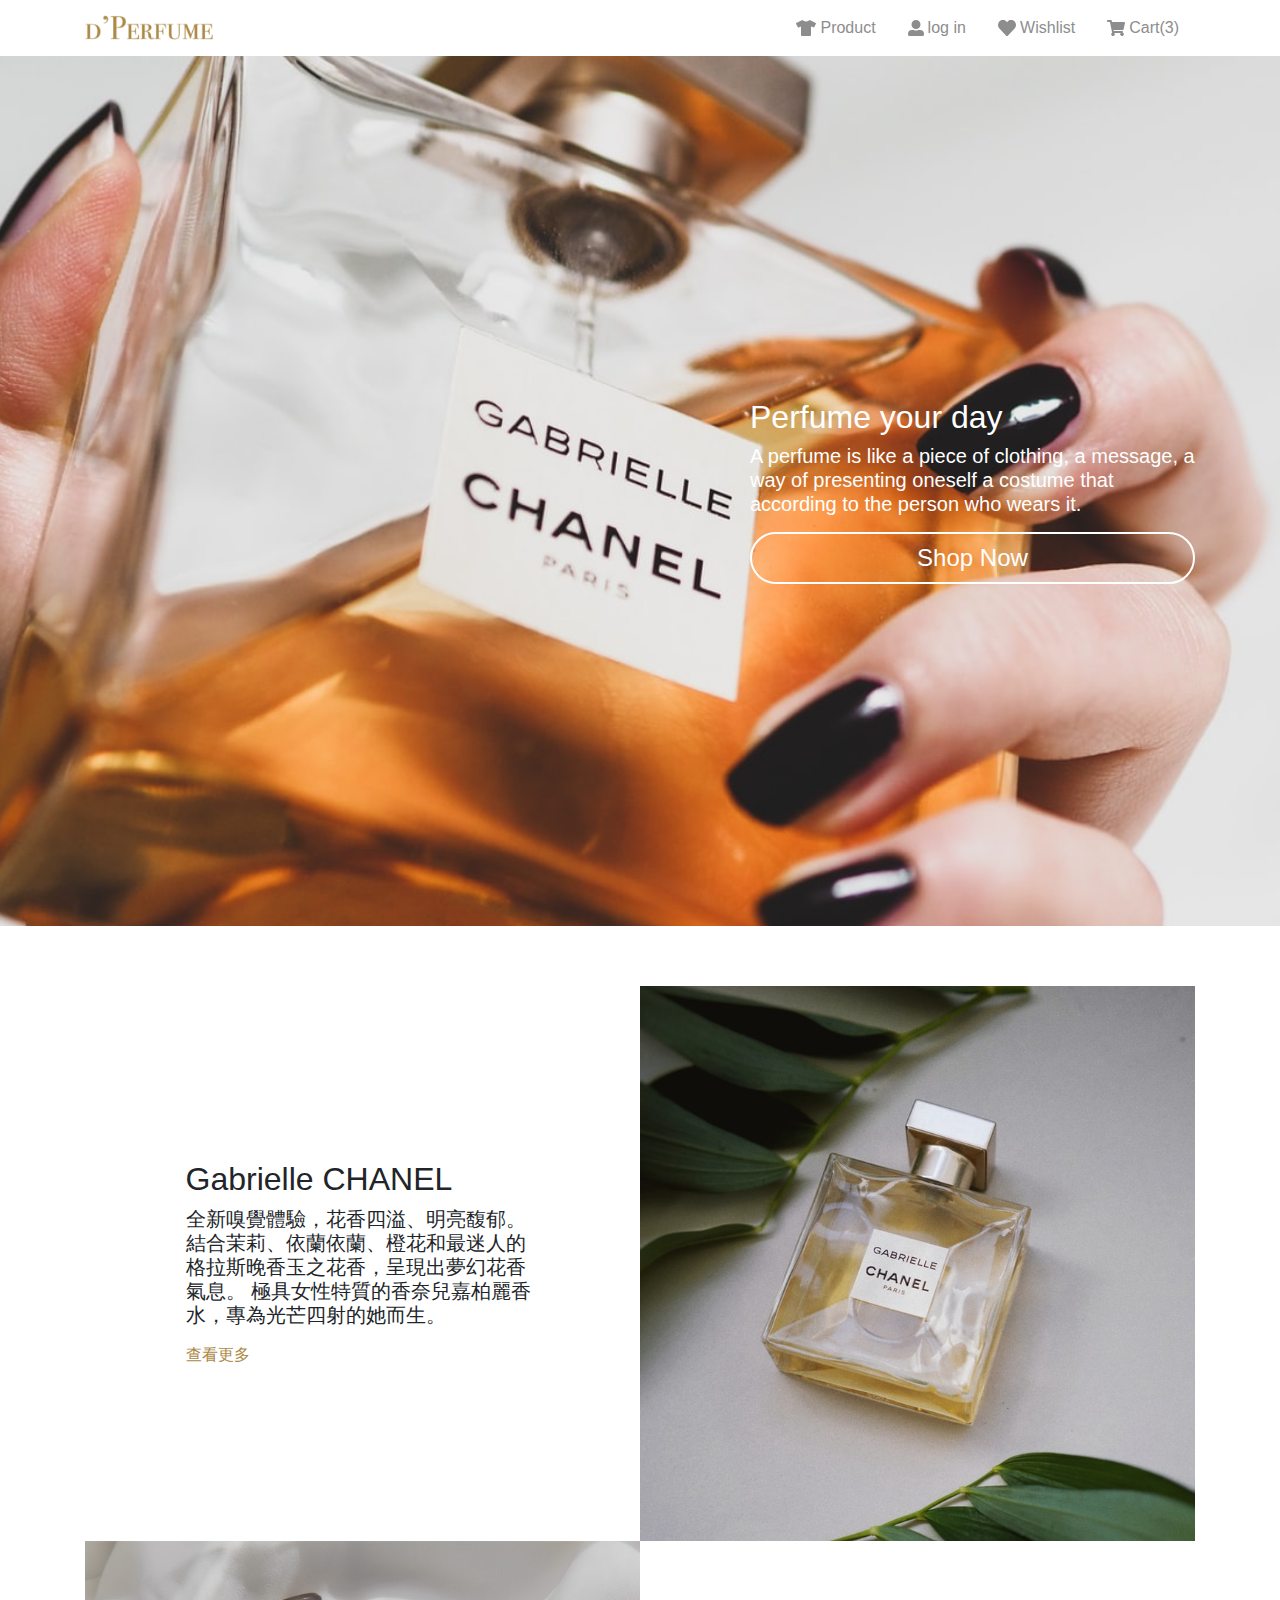
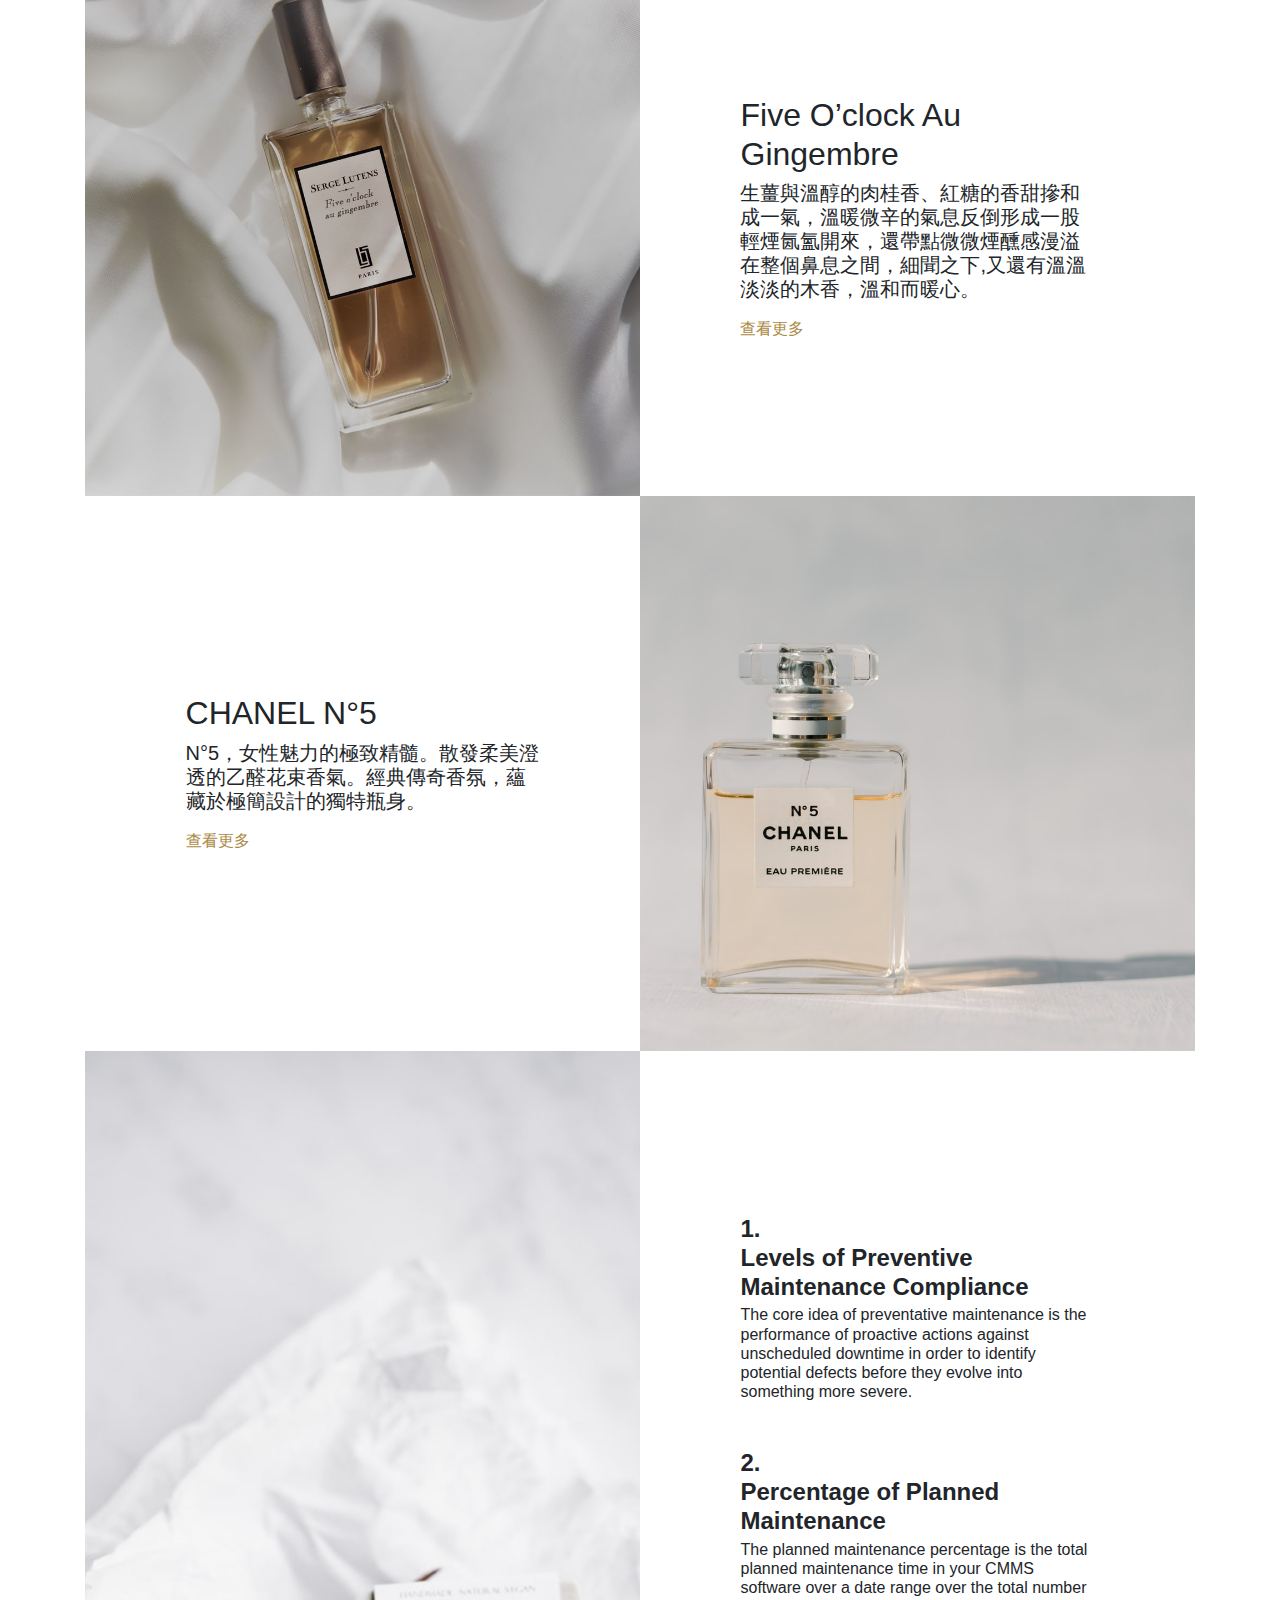
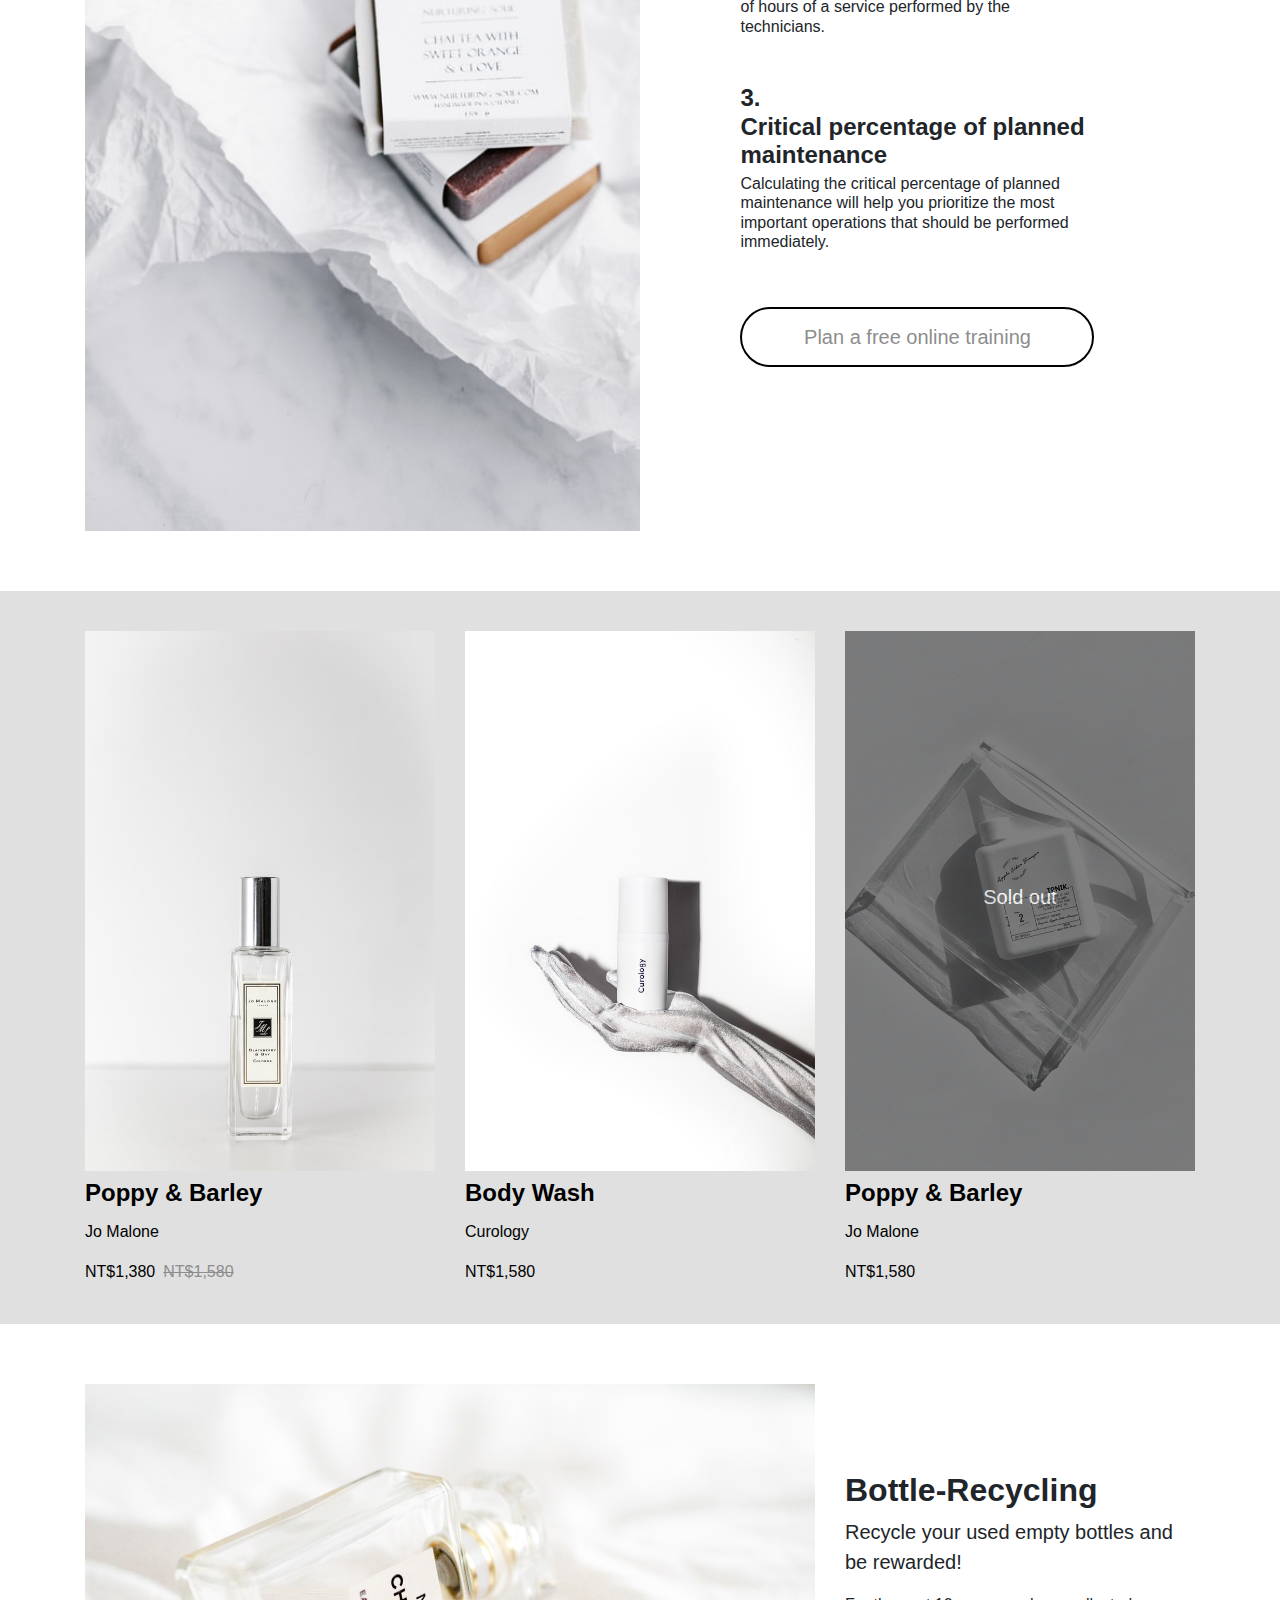
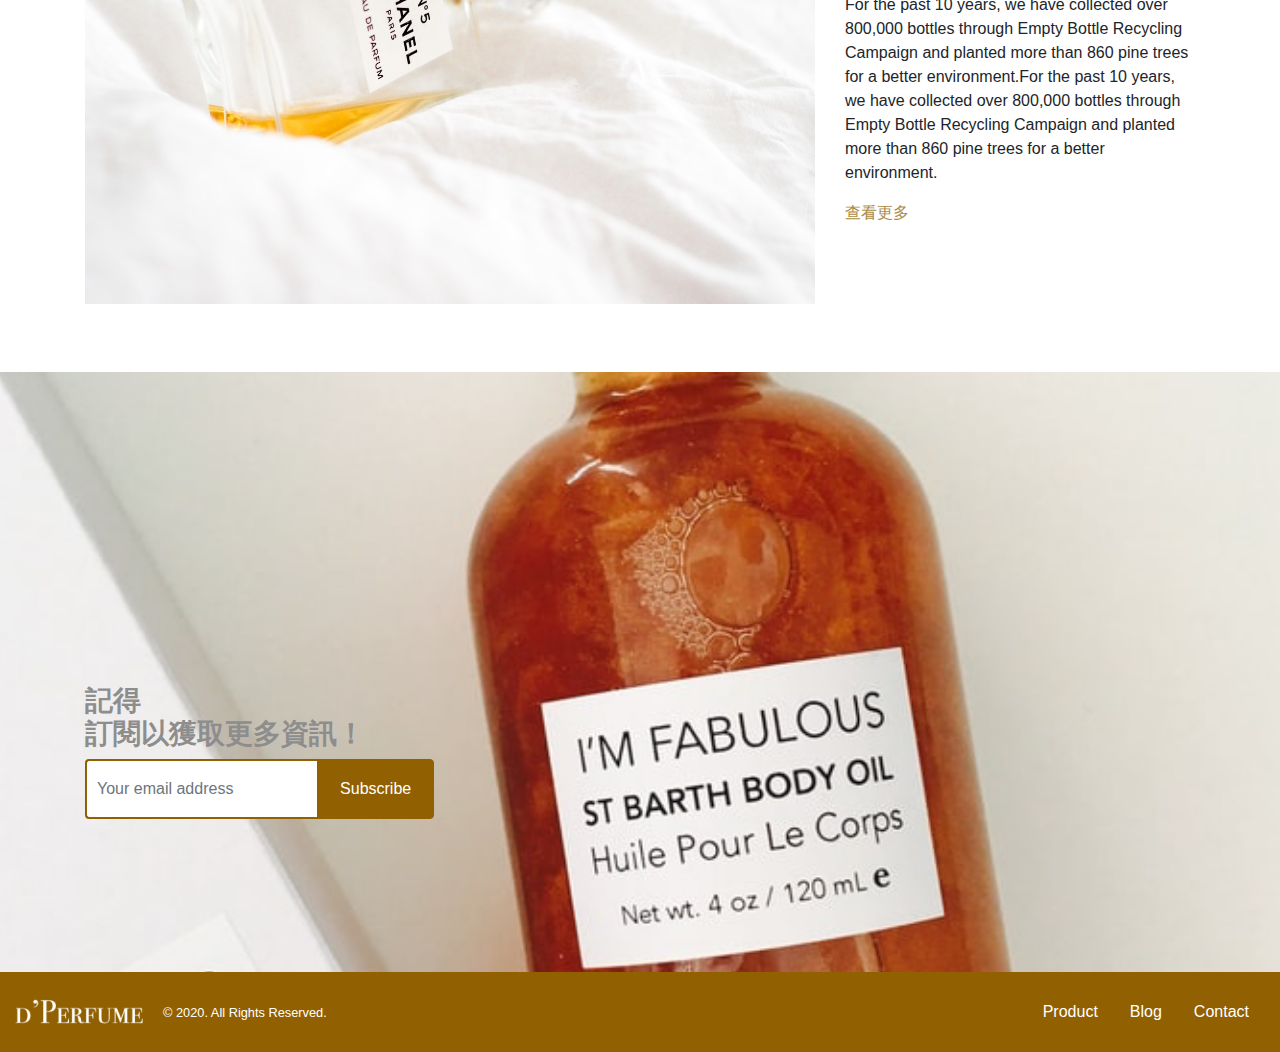
<file: index.html>
<!DOCTYPE html>
<html lang="en">

<head>
    <meta charset="UTF-8">
    <meta name="viewport" content="width=device-width, initial-scale=1.0">
    <title>Perfume main page</title>
    <!-- style css -->
    <link rel="stylesheet" href="css/all.css">
</head>
    
<body>
<div class="container">
    <div class="row header justify-content-md-between align-items-center">
        <div class="col-6 col-md-3 d-flex align-items-center justify-content-start">
            <a href="index.html"><img src="img/1x/d’Perfume.png" alt="logo" class="img-fluid"></a>
        </div>
        <div class="col-6 d-md-none d-flex justify-content-end align-items-center">
          <a href="#" class="badge-div">
            <img src="img/shopping-cart.svg" alt="" class="">
            <span class="badge badge-primary badge-pill">3</span>
          </a>
          <button type="button" class="btn btn-link ml-6" data-target="#phonesize-nav" data-toggle="collapse" id="popupNav"><img src="img/bars.svg" alt=""></button>
        </div>
        <div class="d-none d-md-block col-md-6">
          <ul class="nav d-flex justify-content-md-end flex-md-nowrap">
            <li class="nav-item">
              <a class="nav-link d-flex align-items-center text-dark" href="page.html"><img src="img/tshirt.svg" alt="" class="mr-1">Product</a>
            </li>
            <li class="nav-item">
              <a class="nav-link d-flex align-items-center flex-nowrap text-dark" href="login.html"><img src="img/user-alt.svg" alt="" class="mr-1">log&nbsp;in</a>
            </li>
            <li class="nav-item">
              <a class="nav-link d-flex align-items-center text-dark" href="#"><img src="img/heart.svg" alt="" class="mr-1">Wishlist</a>
            </li>
            <li class="nav-item">
              <a class="nav-link d-flex align-items-center text-dark" href="#"><img src="img/shopping-cart.svg" alt="" class="mr-1">Cart(3)</a>
            </li>
          </ul>
        </div>
    </div>
</div>
<div class="container-fluid phone-nav">
  <div class="row">
    <div class="col-12">
      <ul class="phoneSize-navbar nav flex-column collapse fade" id="phonesize-nav" tabindex="-1" aria-labelledby="popupNav">
        <li class="bg-info border-bottom border-white"><a href="page.html" class="d-block text-white h5 text-center mb-0 py-3">Product</a></li>
        <li class="bg-info border-bottom border-white"><a href="#" class="d-block text-white h5 text-center mb-0 py-3">Wishlist</a></li>
        <li class="bg-info border-bottom border-white"><a href="#" class="d-block text-white h5 text-center mb-0 py-3">Blog</a></li>
        <li class="bg-info border-bottom border-white"><a href="#" class="d-block text-white h5 text-center mb-0 py-3">Contact</a></li>
        <li class="bg-info"><a href="login.html" class="d-block text-white h5 text-center mb-0 py-3">Log&nbsp;in</a></li>
      </ul>
    </div>
  </div>
</div>
<!-- 內容開始 -->
<div class="container-fluid bannerBg d-flex align-items-center mb-md-10 mb-6">
  <div class="container">
    <div class="row">
      <div class="col-md-6 offset-md-6 col-lg-5 offset-lg-7">
        <div class="bannerNews">
          <h3 class="text-white md-h1 h2">Perfume your day</h3>
          <p class="text-white md-h4 h5 mb-3">A perfume is like a piece of clothing, a message, a way of presenting oneself a costume that according to the person who wears it.</p>
          <button type="button" class="btn btn-outline-light rounded-pill shopNow-btn text-white">Shop Now</button>
        </div>
      </div>
    </div>
  </div>
</div>
<div class="container mb-md-10 mb-6">
  <div class="row no-gutters flex-md-row-reverse flex-lg-row-reverse">
    <div class="col-12 col-md-6 col-lg-6 offset-lg-1 mb-2 mb-md-0">
      <img src="img/1x/photo-1563170351-be82bc888aa4.png" alt="" class="img-fluid">
    </div>
    <div class="col-12 col-md-6 col-lg-4 d-flex align-items-center px-md-2 mb-2 mb-md-0">
      <div class="productIntro">
        <h3 class="h2">Gabrielle CHANEL</h3>
        <p class="h5 mb-3">全新嗅覺體驗，花香四溢、明亮馥郁。結合茉莉、依蘭依蘭、橙花和最迷人的格拉斯晚香玉之花香，呈現出夢幻花香氣息。 極具女性特質的香奈兒嘉柏麗香水，專為光芒四射的她而生。</p>
        <a href="#">查看更多</a>
      </div>
    </div>
  </div>
  <div class="row no-gutters">
    <div class="col-12 col-md-6 col-lg-6 mb-2 mb-md-0">
      <img src="img/1x/photo-1584435731369-1e74c4e9385e.png" alt="" class="img-fluid">
    </div>
    <div class="col-12 col-md-6 col-lg-4 offset-lg-1 d-flex align-items-center px-md-2 mb-2 mb-md-0">
      <div class="productIntro">
        <h3 class="h2">Five O’clock Au Gingembre</h3>
        <p class="h5 mb-3">生薑與溫醇的肉桂香、紅糖的香甜摻和成一氣，溫暖微辛的氣息反倒形成一股輕煙氤氳開來，還帶點微微煙醺感漫溢在整個鼻息之間，細聞之下,又還有溫溫淡淡的木香，溫和而暖心。</p>
        <a href="#">查看更多</a>
      </div>
    </div>
  </div>
  <div class="row no-gutters flex-md-row-reverse flex-lg-row-reverse">
    <div class="col-12 col-md-6 col-lg-6 offset-lg-1 mb-2 mb-md-0">
      <img src="img/1x/photo-1585120040315-2241b774ad0f.png" alt="" class="img-fluid">
    </div>
    <div class="col-12 col-md-6 col-lg-4 d-flex align-items-center px-md-2 mb-2 mb-md-0">
      <div class="productIntro">
        <h3 class="h2">CHANEL N°5</h3>
        <p class="h5 mb-3">N°5，女性魅力的極致精髓。散發柔美澄透的乙醛花束香氣。經典傳奇香氛，蘊藏於極簡設計的獨特瓶身。</p>
        <a href="innerPage.html">查看更多</a>
      </div>
    </div>
  </div>
  <div class="row no-gutters">
    <div class="col-12 col-md-6 col-lg-6 mb-2 mb-md-0">
      <div class="greenDesign-img"></div>
    </div>
    <div class="col-12 col-md-6 col-lg-4 offset-lg-1 d-flex align-items-center px-md-2 mb-2 mb-md-0">
      <div class="productIntro">
        <h4 class="mb-1 font-weight-bolder">1.<br>Levels of Preventive Maintenance Compliance</h4>
        <p class="h6 mb-7">The core idea of preventative maintenance is the performance of proactive actions against unscheduled downtime in order to identify potential defects before they evolve into something more severe.</p>
        <h4 class="mb-1 font-weight-bolder">2.<br>Percentage of Planned Maintenance</h4>
        <p class="h6 mb-7">The planned maintenance percentage is the total planned maintenance time in your CMMS software over a date range over the total number of hours of a service performed by the technicians.</p>
        <h4 class="mb-1 font-weight-bolder">3.<br>Critical percentage of planned maintenance</h4>
        <p class="h6 mb-9">Calculating the critical percentage of planned maintenance will help you prioritize the most important operations that should be performed immediately.</p>
        <button type="button" class="btn btn-outline-dark rounded-pill online-btn">Plan a free online training</button>
      </div>
    </div>
  </div>
</div>
<div class="container-fluid bg-light py-6 mb-md-10 mb-6">
  <div class="container">
    <div class="row">
      <div class="col-12 col-md-4 col-lg-4">
        <ul class="list-unstyled mb-0">
          <li><a href="#" class="d-block text-dark">
            <div class="card">
              <img src="img/1x/photo-1530630458144-014709e10016.png" class="card-img-top mb-2 img-fluid" alt="...">
              <div class="card-body">
                <h5 class="card-title text-black h4 font-weight-bolder">Poppy & Barley</h5>
                <p class="card-text text-black mb-3">Jo Malone</p>
                <div class="card-text d-flex mb-5 mb-md-0">
                  <p class="card-text text-black mr-2 mb-0">NT$1,380</p>
                  <p class="card-text text-dark mb-0"><del>NT$1,580</del></p>
                </div>
              </div>
            </div>
          </a></li>
        </ul>
      </div>
      <div class="col-12 col-md-4 col-lg-4">
        <ul class="list-unstyled mb-0">
          <li><a href="#" class="text-dark">
            <div class="card">
              <img src="img/1x/photo-1556228720-da4e85f25e15.png" class="card-img-top mb-2 img-fluid" alt="...">
              <div class="card-body">
                <h5 class="card-title text-black h4 font-weight-bolder">Body Wash</h5>
                <p class="card-text text-black mb-3">Curology</p>
                <p class="card-text text-black mb-5 mb-md-0">NT$1,580</p>
              </div>
            </div>
          </a></li>
        </ul>
      </div>
      <div class="col-12 col-md-4 col-lg-4">
        <ul class="list-unstyled mb-0">
          <li><a href="#" class="text-dark">
            <div class="card">
              <div class="card-img-div">
                <img src="img/1x/photo-1559264730-1533a6ec0433.png" class="card-img-top mb-2 img-fluid" alt="...">
                <div class="sold-out d-flex align-items-center justify-content-center"><p class="h5 text-white">Sold out</p></div>
              </div>
              <div class="card-body">
                <h5 class="card-title text-black h4 font-weight-bolder">Poppy & Barley</h5>
                <p class="card-text text-black mb-3">Jo Malone</p>
                <p class="card-text text-black">NT$1,580</p>
              </div>
            </div>
          </a></li>
        </ul>
      </div>
    </div>
  </div>
</div>
<div class="container mb-md-10 mb-6">
  <div class="row align-items-center">
    <div class="col-12 col-md-8 mb-2">
      <div class="recycle-img"></div>
    </div>
    <div class="col-12 col-md-4">
      <div>
        <h3 class="h2 font-weight-bolder">Bottle-Recycling</h3>
        <p class="lead">Recycle your used empty bottles and be rewarded!</p>
        <p>For the past 10 years, we have collected over 800,000 bottles through Empty Bottle Recycling Campaign and planted more than 860 pine trees for a better environment.For the past 10 years, we have collected over 800,000 bottles through Empty Bottle Recycling Campaign and planted more than 860 pine trees for a better environment.</p>
        <a href="#">查看更多</a>
      </div>
    </div>
  </div>
</div>
<!-- 內容結束 -->
<div class="container-fluid subscribe-div">
    <div class="container">
      <div class="row justify-content-center justify-content-md-start justify-content-lg-start">
        <div class="col-12 col-md-6 col-lg-4">
            <div class="subscribe">
                <h3 class="text-dark font-weight-bolder">記得<br>訂閱以獲取更多資訊！</h3>
                <div class="input-group row no-gutters">
                    <input type="email" class="form-control col-8 border-right-0" placeholder="Your email address" aria-label="Your email address" aria-describedby="button-addon2">
                    <div class="input-group-append col-4">
                      <button class="btn btn-secondary" type="button" id="button-addon2">Subscribe</button>
                    </div>
                </div>
            </div>
        </div>
    </div>
  </div>
</div>
<div class="container-fluid bg-perfume bg-secondary">
    <div class="row footer no-gutters justify-content-md-between">
      <div class="col-12 col-md-7 d-flex justify-content-between justify-content-md-start align-items-center">
          <a href="index.html"><img src="img/1x/d’Perfumew.png" alt="smallLogo"></a>
          <p class="text-white"><Small>© 2020. All Rights Reserved.</Small></p>
      </div>
      <div class="d-none d-md-block col-md-5 col-lg-4">
          <ul class="nav justify-content-end">
              <li class="nav-item">
                <a class="nav-link text-white" href="page.html">Product</a>
              </li>
              <li class="nav-item">
                <a class="nav-link text-white" href="#">Blog</a>
              </li>
              <li class="nav-item">
                <a class="nav-link text-white" href="#">Contact</a>
              </li>
            </ul>
        </div>
      </div>
</div>
    <!-- Optional JavaScript -->
    <!-- jQuery first, then Popper.js, then Bootstrap JS -->
    <script src="https://code.jquery.com/jquery-3.3.1.slim.min.js"
        integrity="sha384-q8i/X+965DzO0rT7abK41JStQIAqVgRVzpbzo5smXKp4YfRvH+8abtTE1Pi6jizo"
        crossorigin="anonymous"></script>
    <script src="https://cdnjs.cloudflare.com/ajax/libs/popper.js/1.14.6/umd/popper.min.js"
        integrity="sha384-wHAiFfRlMFy6i5SRaxvfOCifBUQy1xHdJ/yoi7FRNXMRBu5WHdZYu1hA6ZOblgut"
        crossorigin="anonymous"></script>
    <script src="https://stackpath.bootstrapcdn.com/bootstrap/4.2.1/js/bootstrap.min.js"
        integrity="sha384-B0UglyR+jN6CkvvICOB2joaf5I4l3gm9GU6Hc1og6Ls7i6U/mkkaduKaBhlAXv9k"
        crossorigin="anonymous"></script>
</body>

</html>
</file>
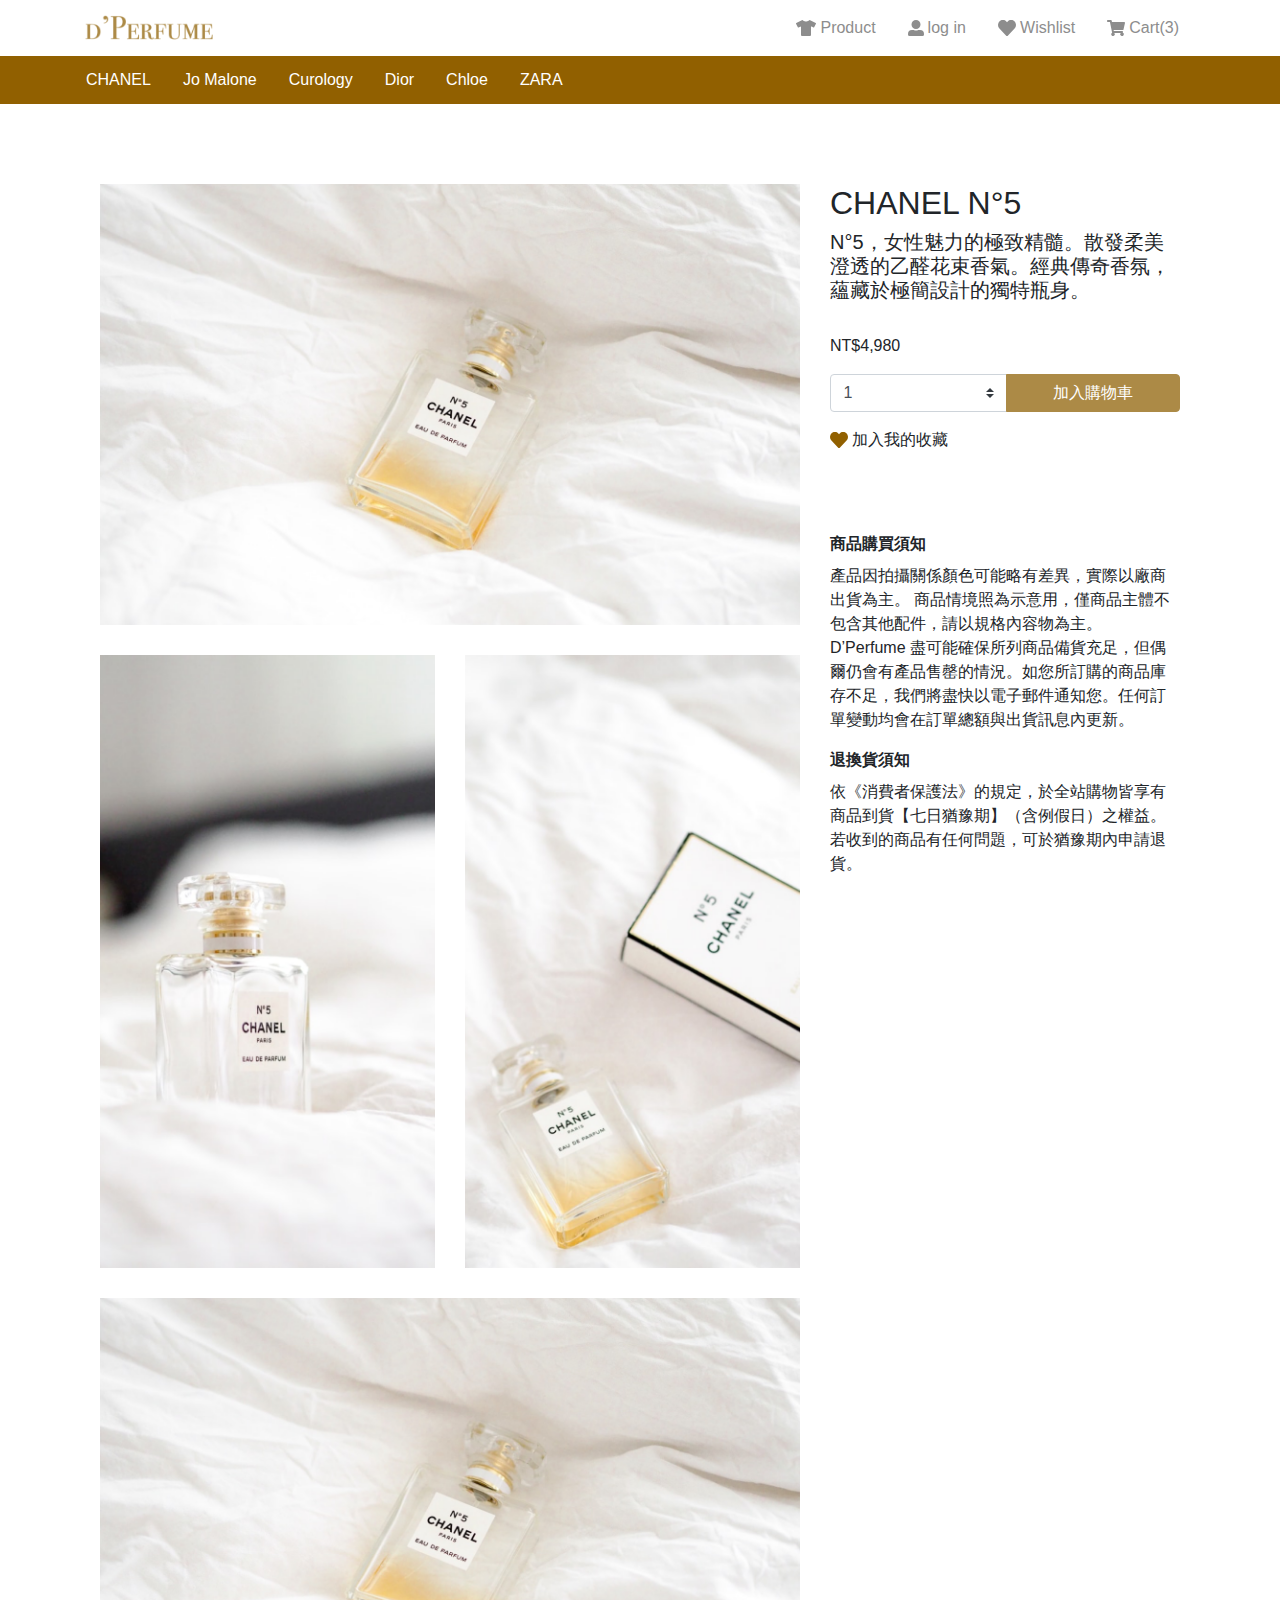
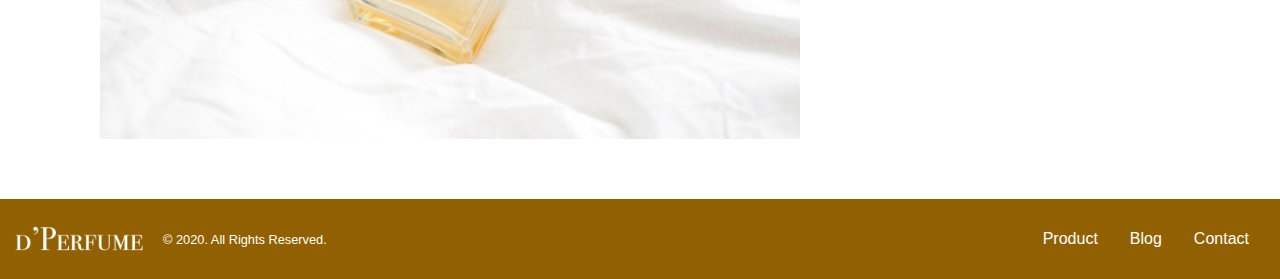
<file: innerPage.html>
<!DOCTYPE html>
<html lang="en">
<head>
    <meta charset="UTF-8">
    <meta name="viewport" content="width=device-width, initial-scale=1.0">
    <title>Perfume inner page</title>
    <!-- style css -->
    <link rel="stylesheet" href="css/all.css">
</head>
<body>
    <div class="container">
        <div class="row header justify-content-md-between align-items-center">
            <div class="col-6 col-md-3 d-flex align-items-center justify-content-start">
                <a href="index.html"><img src="img/1x/d’Perfume.png" alt="logo" class="img-fluid"></a>
            </div>
            <div class="col-6 d-md-none d-flex justify-content-end align-items-center">
              <a href="#" class="badge-div">
                <img src="img/shopping-cart.svg" alt="" class="">
                <span class="badge badge-primary badge-pill">3</span>
              </a>
              <button type="button" class="btn btn-link ml-6" data-target="#phonesize-nav" data-toggle="collapse" id="popupNav"><img src="img/bars.svg" alt=""></button>
            </div>
            <div class="d-none d-md-block col-md-6">
              <ul class="nav d-flex justify-content-md-end flex-md-nowrap">
                <li class="nav-item">
                  <a class="nav-link d-flex align-items-center text-dark" href="page.html"><img src="img/tshirt.svg" alt="" class="mr-1">Product</a>
                </li>
                <li class="nav-item">
                  <a class="nav-link d-flex align-items-center flex-nowrap text-dark" href="login.html"><img src="img/user-alt.svg" alt="" class="mr-1">log&nbsp;in</a>
                </li>
                <li class="nav-item">
                  <a class="nav-link d-flex align-items-center text-dark" href="#"><img src="img/heart.svg" alt="" class="mr-1">Wishlist</a>
                </li>
                <li class="nav-item">
                  <a class="nav-link d-flex align-items-center text-dark" href="#"><img src="img/shopping-cart.svg" alt="" class="mr-1">Cart(3)</a>
                </li>
              </ul>
            </div>
        </div>
    </div>
    <div class="container-fluid phone-nav">
      <div class="row">
        <div class="col-12">
          <ul class="phoneSize-navbar nav flex-column collapse fade" id="phonesize-nav" tabindex="-1" aria-labelledby="popupNav">
            <li class="bg-info border-bottom border-white"><a href="page.html" class="d-block text-white h5 text-center mb-0 py-3">Product</a></li>
            <li class="bg-info border-bottom border-white"><a href="#" class="d-block text-white h5 text-center mb-0 py-3">Wishlist</a></li>
            <li class="bg-info border-bottom border-white"><a href="#" class="d-block text-white h5 text-center mb-0 py-3">Blog</a></li>
            <li class="bg-info border-bottom border-white"><a href="#" class="d-block text-white h5 text-center mb-0 py-3">Contact</a></li>
            <li class="bg-info"><a href="login.html" class="d-block text-white h5 text-center mb-0 py-3">Log&nbsp;in</a></li>
          </ul>
        </div>
      </div>
    </div>
    <!-- 內容開始 -->
    <div class="container-fluid bg-secondary mb-md-11 mb-6">
        <div class="container">
            <div class="row py-md-1">
                <div class="d-none d-md-block col-md-10 px-md-0">
                    <ul class="nav">
                        <li class="nav-item">
                            <a class="nav-link text-white" href="#">CHANEL</a>
                        </li>
                        <li class="nav-item">
                            <a class="nav-link text-white" href="#">Jo Malone</a>
                        </li>
                        <li class="nav-item">
                            <a class="nav-link text-white" href="#">Curology</a>
                        </li>
                        <li class="nav-item">
                            <a class="nav-link text-white" href="#">Dior</a>
                        </li>
                        <li class="nav-item">
                            <a class="nav-link text-white" href="#">Chloe</a>
                        </li>
                        <li class="nav-item">
                            <a class="nav-link text-white" href="#">ZARA</a>
                        </li>
                    </ul>
                </div>
            </div>
        </div>
    </div>
    <div class="container mb-10">
        <div class="row flex-md-row-reverse justify-content-center">
                   <!-- Modal -->
                   <div class="modal fade col-8 col-md-6 offset-2 offset-md-3" id="addToCart" tabindex="-1" role="dialog" aria-labelledby="addToCartModalLabel" aria-hidden="true">
                    <div class="modal-dialog modal-dialog-centered" role="document">
                        <div class="modal-content">
                            <div class="modal-body d-flex justify-content-center align-items-center h5 font-weight-bolder">
                                <p class="text-secondary mb-0">已加入購物車</p>
                            </div>
                        </div>
                    </div>
                </div>
                <div class="modal fade col-8 col-md-6 offset-2 offset-md-3" id="addToLove" tabindex="-1" role="dialog" aria-labelledby="addToLoveModalLabel" aria-hidden="true">
                    <div class="modal-dialog modal-dialog-centered" role="document">
                        <div class="modal-content">
                            <div class="modal-body d-flex justify-content-center align-items-center h5 font-weight-bolder">
                                <p class="text-secondary mb-0">已加入我的收藏</p>
                            </div>
                        </div>
                    </div>
                </div>
                <!-- Modal  end-->
            <div class="col-12 d-md-none mb-5 mb-md-0">
                <img src="img/innerpage/2x/photo-1594913785201-eb82e5c0bce4@2x.png" alt="" class="img-fluid">
            </div>
            <div class="col-12 col-md-5 col-lg-4">
                <div class="itemIntro">
                    <div class="introItemText mb-md-11 mb-6">
                        <h3 class="h2">CHANEL N°5</h3>
                        <p class="h5 ItemText">N°5，女性魅力的極致精髓。散發柔美澄透的乙醛花束香氣。經典傳奇香氛，蘊藏於極簡設計的獨特瓶身。</p>
                        <p>NT$4,980</p>
                        <div class="input-group row no-gutters mb-2">
                            <select class="col-6 col-sm custom-select" id="inputNumber">
                            <option value="1">&nbsp;1</option>
                            <option value="2">&nbsp;2</option>
                            <option value="3">&nbsp;3</option>
                            </select>
                            <div class="col-6 col-sm input-group-append">
                                <label class="btn btn-primary custom-btn" for="inputNumber" data-toggle="modal" data-target="#addToCart" name="addToCartModalLabel">加入購物車</label>
                            </div>
                        </div>
                        <p class="d-flex align-items-center mb-0" data-toggle="modal" data-target="#addToLove" name="addToLoveModalLabel"><img src="img/page/heart.svg" alt="" class="mr-1">加入我的收藏</p>
                    </div>
                    <div class="note mb-6 mb-md-0">
                        <p class="font-weight-bolder mb-2">商品購買須知</p>
                        <p>產品因拍攝關係顏色可能略有差異，實際以廠商出貨為主。 商品情境照為示意用，僅商品主體不包含其他配件，請以規格內容物為主。 D’Perfume 盡可能確保所列商品備貨充足，但偶爾仍會有產品售罄的情況。如您所訂購的商品庫存不足，我們將盡快以電子郵件通知您。任何訂單變動均會在訂單總額與出貨訊息內更新。</p>
                        <p class="font-weight-bolder mb-2">退換貨須知</p>
                        <p>依《消費者保護法》的規定，於全站購物皆享有商品到貨【七日猶豫期】（含例假日）之權益。若收到的商品有任何問題，可於猶豫期內申請退貨。</p>
                    </div>
                </div>
            </div>
            <div class="col-12 col-md-7 col-lg-8 row">
                <img src="img/innerpage/2x/photo-1594913785201-eb82e5c0bce4@2x.png" alt="" class="mainImg d-none d-md-block col-md-12 img-fluid">
                <img src="img/innerpage/2x/photo-1594913365927-d35af29a0684@2x.png" alt="" class="mainImg col-12 col-md-6 img-fluid">
                <img src="img/innerpage/2x/photo-1594913785162-e678a0c23ee9@2x.png" alt="" class="mainImg col-12 col-md-6 img-fluid">
                <img src="img/innerpage/2x/photo-1594913785201-eb82e5c0bce4@2x.png" alt="" class="col-12 col-md-12 img-fluid">
            </div>
        </div>
    </div>
    <!-- 內容結束 -->
    <div class="container-fluid bg-perfume bg-secondary">
        <div class="row footer no-gutters justify-content-md-between">
          <div class="col-12 col-md-7 d-flex justify-content-between justify-content-md-start align-items-center">
              <a href="index.html"><img src="img/1x/d’Perfumew.png" alt="smallLogo"></a>
              <p class="text-white"><Small>© 2020. All Rights Reserved.</Small></p>
          </div>
          <div class="d-none d-md-block col-md-5 col-lg-4">
              <ul class="nav justify-content-end">
                  <li class="nav-item">
                    <a class="nav-link text-white" href="page.html">Product</a>
                  </li>
                  <li class="nav-item">
                    <a class="nav-link text-white" href="#">Blog</a>
                  </li>
                  <li class="nav-item">
                    <a class="nav-link text-white" href="#">Contact</a>
                  </li>
                </ul>
            </div>
          </div>
    </div>
    <!-- Optional JavaScript -->
    <!-- jQuery first, then Popper.js, then Bootstrap JS -->
    <script src="https://code.jquery.com/jquery-3.3.1.slim.min.js"
        integrity="sha384-q8i/X+965DzO0rT7abK41JStQIAqVgRVzpbzo5smXKp4YfRvH+8abtTE1Pi6jizo"
        crossorigin="anonymous"></script>
    <script src="https://cdnjs.cloudflare.com/ajax/libs/popper.js/1.14.6/umd/popper.min.js"
        integrity="sha384-wHAiFfRlMFy6i5SRaxvfOCifBUQy1xHdJ/yoi7FRNXMRBu5WHdZYu1hA6ZOblgut"
        crossorigin="anonymous"></script>
    <script src="https://stackpath.bootstrapcdn.com/bootstrap/4.2.1/js/bootstrap.min.js"
        integrity="sha384-B0UglyR+jN6CkvvICOB2joaf5I4l3gm9GU6Hc1og6Ls7i6U/mkkaduKaBhlAXv9k"
        crossorigin="anonymous"></script>
</body>
</html>
</file>
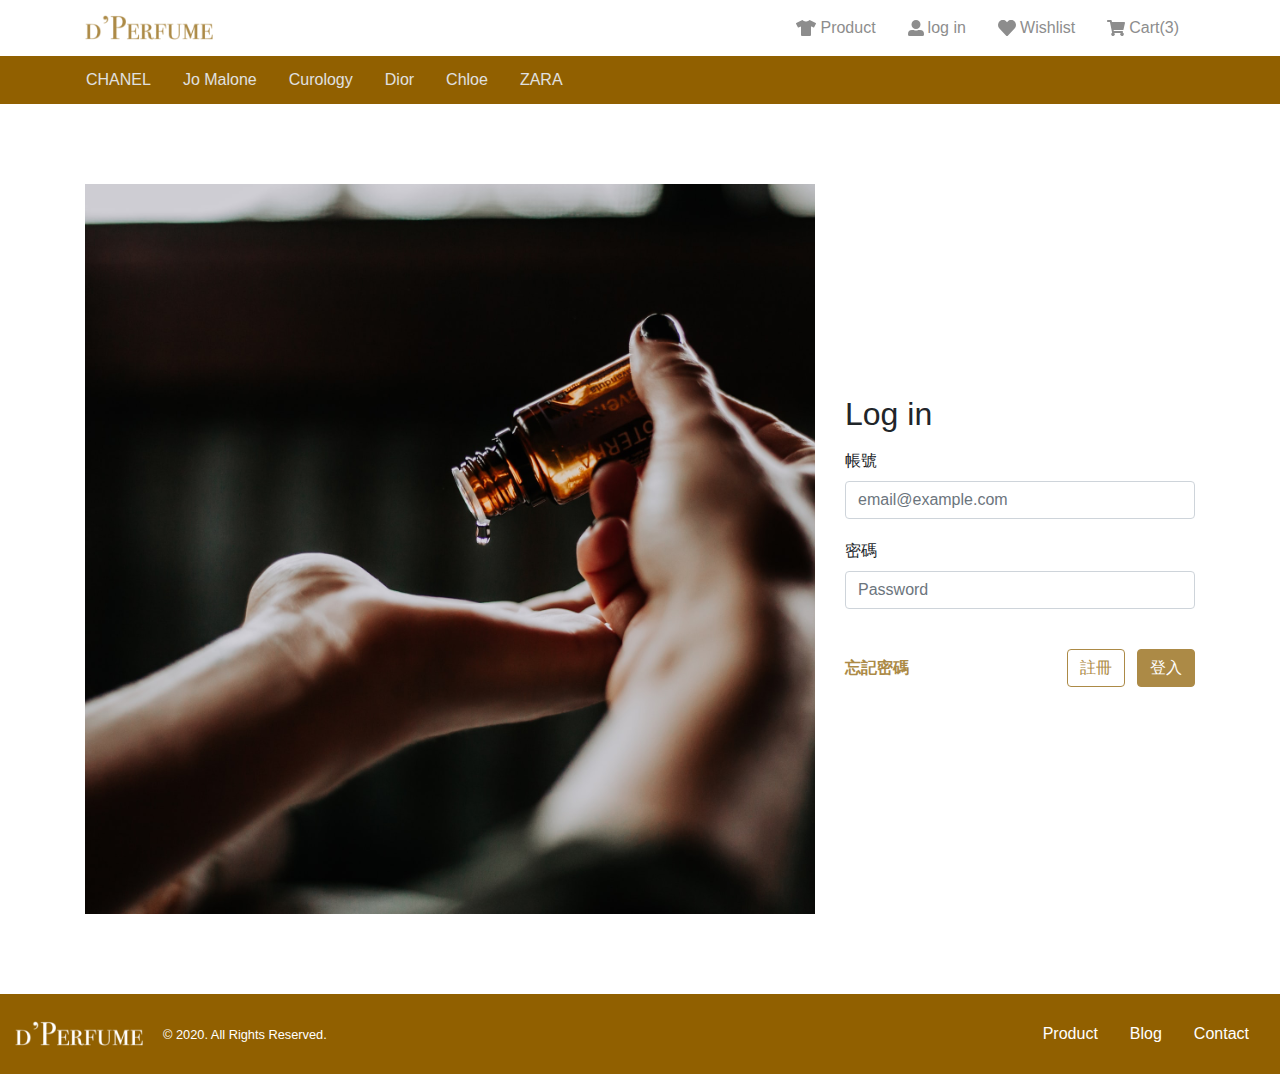
<file: login.html>
<!DOCTYPE html>
<html lang="en">
<head>
    <meta charset="UTF-8">
    <meta name="viewport" content="width=device-width, initial-scale=1.0">
    <title>user Log in</title>
    <!-- style css -->
    <link rel="stylesheet" href="css/all.css">
</head>
<body>
    <div class="container">
    <div class="row header justify-content-md-between align-items-center">
        <div class="col-6 col-md-3 d-flex align-items-center justify-content-start">
            <a href="index.html"><img src="img/1x/d’Perfume.png" alt="logo" class="img-fluid"></a>
        </div>
        <div class="col-6 d-md-none d-flex justify-content-end align-items-center">
          <a href="#" class="badge-div">
            <img src="img/shopping-cart.svg" alt="" class="">
            <span class="badge badge-primary badge-pill">3</span>
          </a>
          <button type="button" class="btn btn-link ml-6" data-target="#phonesize-nav" data-toggle="collapse" id="popupNav"><img src="img/bars.svg" alt=""></button>
        </div>
        <div class="d-none d-md-block col-md-6">
          <ul class="nav d-flex justify-content-md-end flex-md-nowrap">
            <li class="nav-item">
              <a class="nav-link d-flex align-items-center text-dark" href="page.html"><img src="img/tshirt.svg" alt="" class="mr-1">Product</a>
            </li>
            <li class="nav-item">
              <a class="nav-link d-flex align-items-center flex-nowrap text-dark" href="login.html"><img src="img/user-alt.svg" alt="" class="mr-1">log&nbsp;in</a>
            </li>
            <li class="nav-item">
              <a class="nav-link d-flex align-items-center text-dark" href="#"><img src="img/heart.svg" alt="" class="mr-1">Wishlist</a>
            </li>
            <li class="nav-item">
              <a class="nav-link d-flex align-items-center text-dark" href="#"><img src="img/shopping-cart.svg" alt="" class="mr-1">Cart(3)</a>
            </li>
          </ul>
        </div>
    </div>
    </div>
    <div class="container-fluid phone-nav">
  <div class="row">
    <div class="col-12">
      <ul class="phoneSize-navbar nav flex-column collapse fade" id="phonesize-nav" tabindex="-1" aria-labelledby="popupNav">
        <li class="bg-info border-bottom border-white"><a href="page.html" class="d-block text-white h5 text-center mb-0 py-3">Product</a></li>
        <li class="bg-info border-bottom border-white"><a href="#" class="d-block text-white h5 text-center mb-0 py-3">Wishlist</a></li>
        <li class="bg-info border-bottom border-white"><a href="#" class="d-block text-white h5 text-center mb-0 py-3">Blog</a></li>
        <li class="bg-info border-bottom border-white"><a href="#" class="d-block text-white h5 text-center mb-0 py-3">Contact</a></li>
        <li class="bg-info"><a href="login.html" class="d-block text-white h5 text-center mb-0 py-3">Log&nbsp;in</a></li>
      </ul>
    </div>
  </div>
    </div>
    <!-- 內容開始 -->
    <div class="container-fluid bg-secondary mb-md-11">
        <div class="container">
            <div class="row py-md-1">
                <div class="d-none d-md-block col-md-10 px-md-0">
                    <ul class="nav">
                        <li class="nav-item">
                            <a class="nav-link text-light" href="#">CHANEL</a>
                        </li>
                        <li class="nav-item">
                            <a class="nav-link text-light" href="#">Jo Malone</a>
                        </li>
                        <li class="nav-item">
                            <a class="nav-link text-light" href="#">Curology</a>
                        </li>
                        <li class="nav-item">
                            <a class="nav-link text-light" href="#">Dior</a>
                        </li>
                        <li class="nav-item">
                            <a class="nav-link text-light" href="#">Chloe</a>
                        </li>
                        <li class="nav-item">
                            <a class="nav-link text-light" href="#">ZARA</a>
                        </li>
                    </ul>
                </div>
            </div>
        </div>
    </div>
    <div class="container mb-11">
        <div class="row align-items-center pt-6 pt-md-0">
            <div class="col-12 col-md-8">
                <img src="img/login/photo-1515377905703-c4788e51af15.png" alt="" class="img-fluid">
            </div>
            <div class="col-12 col-md-4 login-form">
                <form action="userPage.html">
                    <h3 class="h2 mb-3">Log in</h3>
                    <div class="form-group mb-4">
                      <label for="inputEmail">帳號</label>
                      <input type="email" class="form-control" id="inputEmail" aria-describedby="emailHelp" placeholder="email@example.com">
                    </div>
                    <div class="form-group mb-6">
                      <label for="inputPassword">密碼</label>
                      <input type="password" class="form-control" id="inputPassword" placeholder="Password">
                    </div>
                    <div class="form-group d-flex justify-content-between">
                        <a href="#" class="d-flex align-items-center"><p class="font-weight-bolder text-primary mb-0">忘記密碼</p></a>
                        <div class="form-button-group">
                            <button type="submit" class="btn btn-outline-primary mr-2">註冊</button>
                            <button type="submit" class="btn btn-primary">登入</button>
                        </div>
                    </div>
                  </form>
            </div>
        </div>
    </div>
    <!-- 內容結束 -->
    <div class="container-fluid bg-perfume bg-secondary">
      <div class="row footer no-gutters justify-content-md-between">
        <div class="col-12 col-md-7 d-flex justify-content-between justify-content-md-start align-items-center">
            <a href="index.html"><img src="img/1x/d’Perfumew.png" alt="smallLogo"></a>
            <p class="text-white"><Small>© 2020. All Rights Reserved.</Small></p>
        </div>
        <div class="d-none d-md-block col-md-5 col-lg-4">
            <ul class="nav justify-content-end">
                <li class="nav-item">
                  <a class="nav-link text-white" href="page.html">Product</a>
                </li>
                <li class="nav-item">
                  <a class="nav-link text-white" href="#">Blog</a>
                </li>
                <li class="nav-item">
                  <a class="nav-link text-white" href="#">Contact</a>
                </li>
              </ul>
          </div>
        </div>
    </div>
    <!-- Optional JavaScript -->
    <!-- jQuery first, then Popper.js, then Bootstrap JS -->
    <script src="https://code.jquery.com/jquery-3.3.1.slim.min.js"
        integrity="sha384-q8i/X+965DzO0rT7abK41JStQIAqVgRVzpbzo5smXKp4YfRvH+8abtTE1Pi6jizo"
        crossorigin="anonymous"></script>
    <script src="https://cdnjs.cloudflare.com/ajax/libs/popper.js/1.14.6/umd/popper.min.js"
        integrity="sha384-wHAiFfRlMFy6i5SRaxvfOCifBUQy1xHdJ/yoi7FRNXMRBu5WHdZYu1hA6ZOblgut"
        crossorigin="anonymous"></script>
    <script src="https://stackpath.bootstrapcdn.com/bootstrap/4.2.1/js/bootstrap.min.js"
        integrity="sha384-B0UglyR+jN6CkvvICOB2joaf5I4l3gm9GU6Hc1og6Ls7i6U/mkkaduKaBhlAXv9k"
        crossorigin="anonymous"></script>
</body>
</html>
</file>
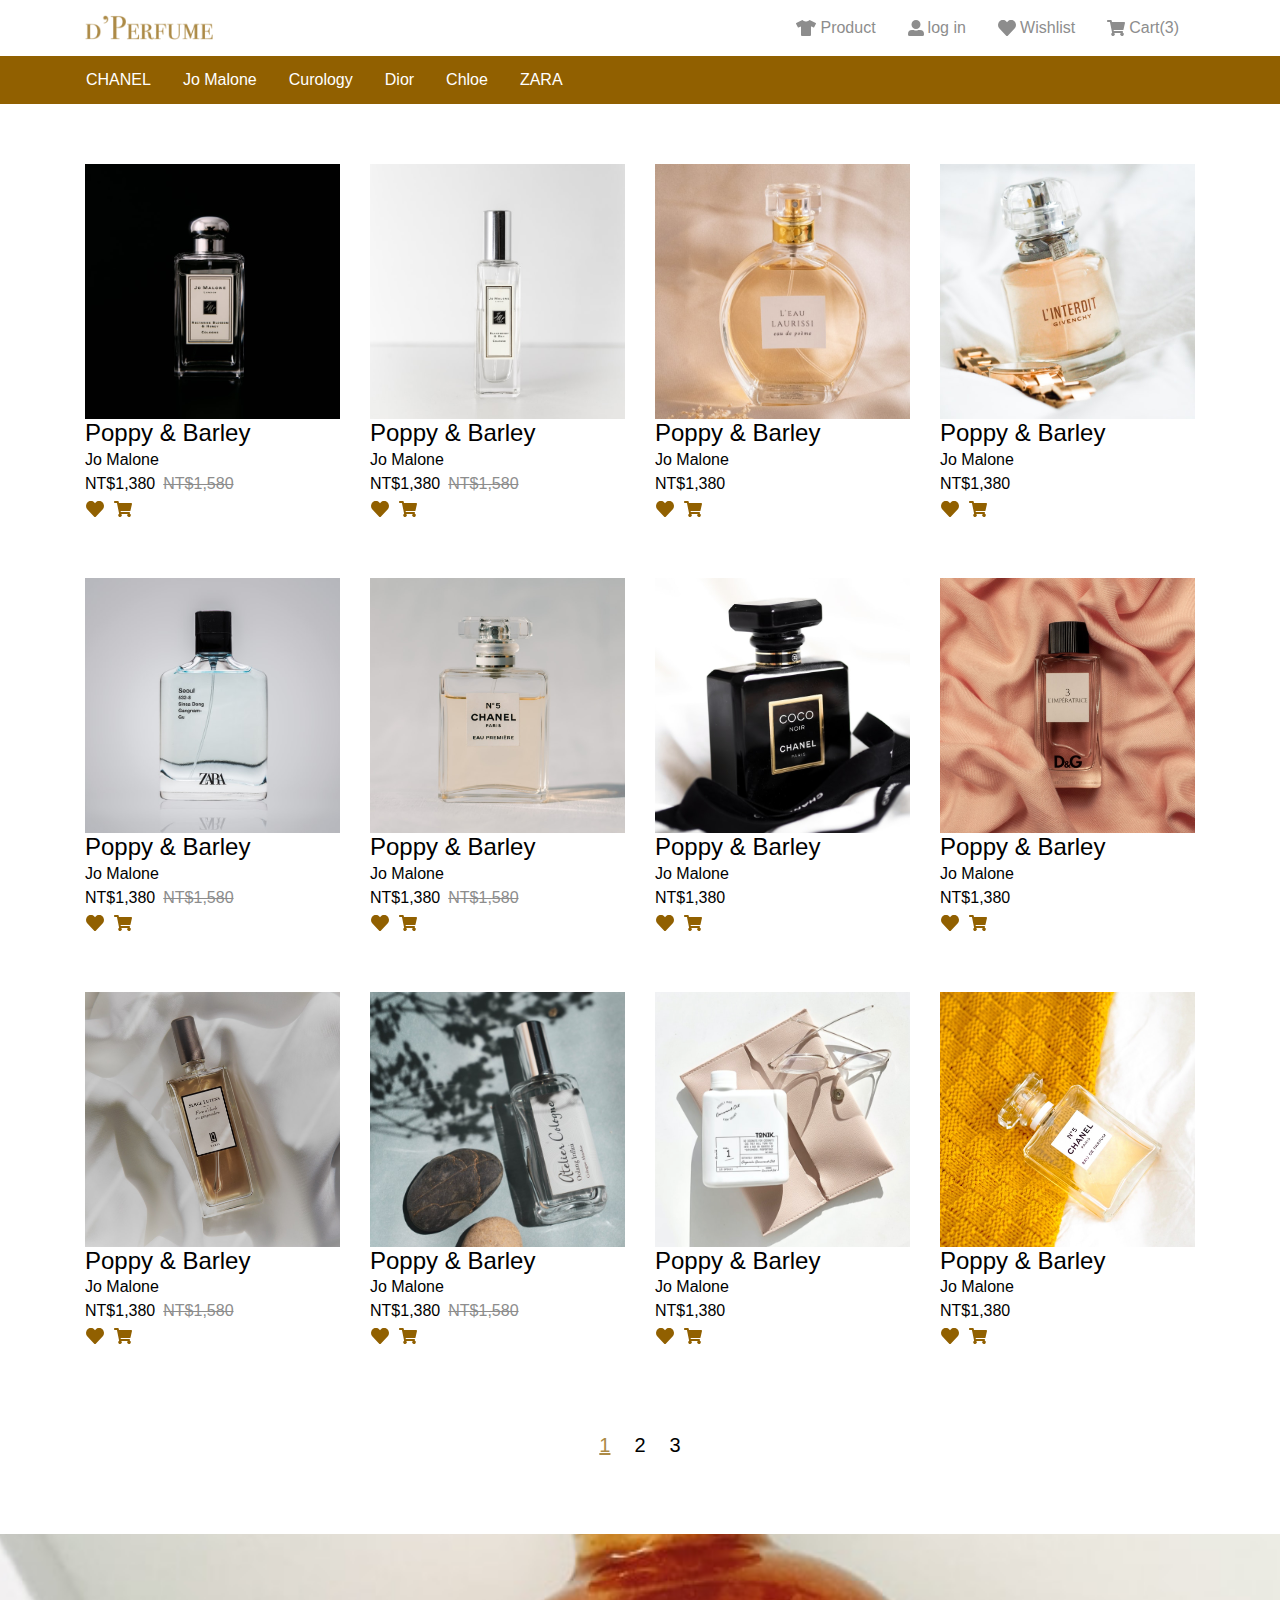
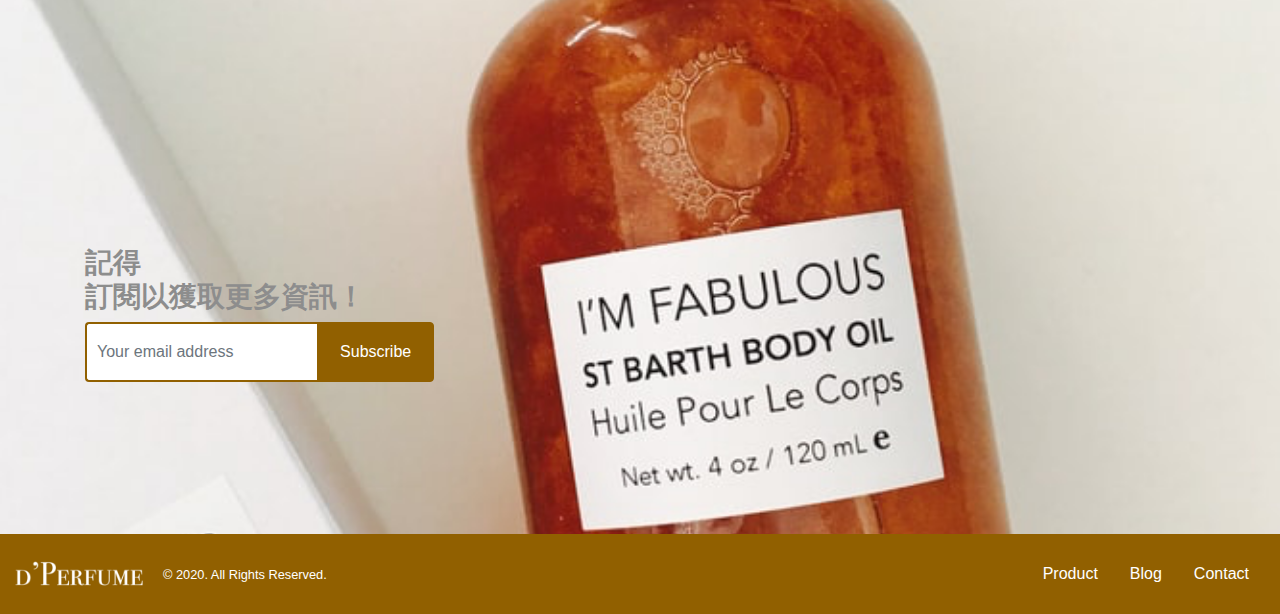
<file: page.html>
<!DOCTYPE html>
<html lang="en">
<head>
    <meta charset="UTF-8">
    <meta name="viewport" content="width=device-width, initial-scale=1.0">
    <title>Perfume product page</title>
    <!-- style css -->
    <link rel="stylesheet" href="css/all.css">
</head>
<body>
    <div class="container">
        <div class="row header justify-content-md-between align-items-center">
            <div class="col-6 col-md-3 d-flex align-items-center justify-content-start">
                <a href="index.html"><img src="img/1x/d’Perfume.png" alt="logo" class="img-fluid"></a>
            </div>
            <div class="col-6 d-md-none d-flex justify-content-end align-items-center">
              <a href="#" class="badge-div">
                <img src="img/shopping-cart.svg" alt="" class="">
                <span class="badge badge-primary badge-pill">3</span>
              </a>
              <button type="button" class="btn btn-link ml-6" data-target="#phonesize-nav" data-toggle="collapse" id="popupNav"><img src="img/bars.svg" alt=""></button>
            </div>
            <div class="d-none d-md-block col-md-6">
              <ul class="nav d-flex justify-content-md-end flex-md-nowrap">
                <li class="nav-item">
                  <a class="nav-link d-flex align-items-center text-dark" href="page.html"><img src="img/tshirt.svg" alt="" class="mr-1">Product</a>
                </li>
                <li class="nav-item">
                  <a class="nav-link d-flex align-items-center flex-nowrap text-dark" href="login.html"><img src="img/user-alt.svg" alt="" class="mr-1">log&nbsp;in</a>
                </li>
                <li class="nav-item">
                  <a class="nav-link d-flex align-items-center text-dark" href="#"><img src="img/heart.svg" alt="" class="mr-1">Wishlist</a>
                </li>
                <li class="nav-item">
                  <a class="nav-link d-flex align-items-center text-dark" href="#"><img src="img/shopping-cart.svg" alt="" class="mr-1">Cart(3)</a>
                </li>
              </ul>
            </div>
        </div>
    </div>
    <div class="container-fluid phone-nav">
      <div class="row">
        <div class="col-12">
          <ul class="phoneSize-navbar nav flex-column collapse fade" id="phonesize-nav" tabindex="-1" aria-labelledby="popupNav">
            <li class="bg-info border-bottom border-white"><a href="page.html" class="d-block text-white h5 text-center mb-0 py-3">Product</a></li>
            <li class="bg-info border-bottom border-white"><a href="#" class="d-block text-white h5 text-center mb-0 py-3">Wishlist</a></li>
            <li class="bg-info border-bottom border-white"><a href="#" class="d-block text-white h5 text-center mb-0 py-3">Blog</a></li>
            <li class="bg-info border-bottom border-white"><a href="#" class="d-block text-white h5 text-center mb-0 py-3">Contact</a></li>
            <li class="bg-info"><a href="login.html" class="d-block text-white h5 text-center mb-0 py-3">Log&nbsp;in</a></li>
          </ul>
        </div>
      </div>
    </div>
    <!-- 內容開始 -->
    <div class="container-fluid bg-secondary mb-4">
        <div class="container">
            <div class="row py-md-1">
                <div class="d-none d-md-block col-md-10 px-md-0">
                    <ul class="nav">
                        <li class="nav-item">
                            <a class="nav-link text-white" href="#">CHANEL</a>
                        </li>
                        <li class="nav-item">
                            <a class="nav-link text-white" href="#">Jo Malone</a>
                        </li>
                        <li class="nav-item">
                            <a class="nav-link text-white" href="#">Curology</a>
                        </li>
                        <li class="nav-item">
                            <a class="nav-link text-white" href="#">Dior</a>
                        </li>
                        <li class="nav-item">
                            <a class="nav-link text-white" href="#">Chloe</a>
                        </li>
                        <li class="nav-item">
                            <a class="nav-link text-white" href="#">ZARA</a>
                        </li>
                    </ul>
                </div>
            </div>
        </div>
    </div>
    <div class="container mb-md-10 mb-7">
        <div class="row">
            <!-- Modal -->
            <div class="modal fade col-8 col-md-6 offset-2 offset-md-3" id="addToCart" tabindex="-1" role="dialog" aria-labelledby="addToCartModalLabel" aria-hidden="true">
                <div class="modal-dialog modal-dialog-centered" role="document">
                    <div class="modal-content">
                        <div class="modal-body d-flex justify-content-center align-items-center h5 font-weight-bolder">
                            <p class="text-secondary mb-0">已加入購物車</p>
                        </div>
                    </div>
                </div>
            </div>
            <div class="modal fade col-8 col-md-6 offset-2 offset-md-3" id="addToLove" tabindex="-1" role="dialog" aria-labelledby="addToLoveModalLabel" aria-hidden="true">
                <div class="modal-dialog modal-dialog-centered" role="document">
                    <div class="modal-content">
                        <div class="modal-body d-flex justify-content-center align-items-center h5 font-weight-bolder">
                            <p class="text-secondary mb-0">已加入我的收藏</p>
                        </div>
                    </div>
                </div>
            </div>
            <!-- Modal  end-->
            <div class="col-6 col-sm-4 col-md-3 mt-6 mb-4">
                <ul class="list-unstyled mb-0">
                    <li>
                        <a href="#">
                            <div class="card">
                                <img src="img/page/1x/photo-1519669011783-4eaa95fa1b7d.png" class="card-img-top img-fluid" alt="...">
                                <div class="card-body">
                                  <h5 class="card-title text-black h4 mb-0">Poppy & Barley</h5>
                                  <p class="card-text text-black mb-0">Jo Malone</p>
                                  <div class="card-text d-flex mb-1">
                                    <p class="card-text text-black mr-2 mb-0">NT$1,380</p>
                                    <p class="card-text text-dark mb-0"><del>NT$1,580</del></p>
                                  </div>
                                  <div class="card-text d-flex align-items-center">
                                      <button type="button" class="btn d-flex align-items-center mr-2 p-0"><img src="img/page/heart.svg" alt="" data-toggle="modal" data-target="#addToLove" name="addToLoveModalLabel"></button>
                                      <button type="button" class="btn d-flex align-items-center p-0"><img src="img/page/shopping-cart.svg" alt="" data-toggle="modal" data-target="#addToCart" name="addToCartModalLabel"></button>
                                  </div>
                                </div>
                            </div>
                        </a>
                    </li>
                </ul>
            </div>
            <div class="col-6 col-sm-4 col-md-3 mt-6 mb-4">
                <ul class="list-unstyled mb-0">
                    <li>
                        <a href="#">
                            <div class="card">
                                <img src="img/page/1x/photo-1530630458144-014709e10016.png" class="card-img-top img-fluid" alt="...">
                                <div class="card-body">
                                  <h5 class="card-title text-black h4 mb-0">Poppy & Barley</h5>
                                  <p class="card-text text-black mb-0">Jo Malone</p>
                                  <div class="card-text d-flex mb-1">
                                    <p class="card-text text-black mr-2 mb-0">NT$1,380</p>
                                    <p class="card-text text-dark mb-0"><del>NT$1,580</del></p>
                                  </div>
                                  <div class="card-text d-flex align-items-center">
                                      <button type="button" class="btn d-flex align-items-center mr-2 p-0"><img src="img/page/heart.svg" alt="" data-toggle="modal" data-target="#addToLove" name="addToLoveModalLabel"></button>
                                      <button type="button" class="btn d-flex align-items-center p-0"><img src="img/page/shopping-cart.svg" alt="" data-toggle="modal" data-target="#addToCart" name="addToCartModalLabel"></button>
                                  </div>
                                </div>
                            </div>
                        </a>
                    </li>
                </ul>
            </div>
            <div class="col-6 col-sm-4 col-md-3 mt-6 mb-4">
                <ul class="list-unstyled mb-0">
                    <li>
                        <a href="#">
                            <div class="card">
                                <img src="img/page/1x/photo-1566977776052-6e61e35bf9be.png" class="card-img-top img-fluid" alt="...">
                                <div class="card-body">
                                  <h5 class="card-title text-black h4 mb-0">Poppy & Barley</h5>
                                  <p class="card-text text-black mb-0">Jo Malone</p>
                                  <div class="card-text d-flex mb-1">
                                    <p class="card-text text-black mb-0">NT$1,380</p>
                                  </div>
                                  <div class="card-text d-flex align-items-center">
                                      <button type="button" class="btn d-flex align-items-center mr-2 p-0"><img src="img/page/heart.svg" alt="" data-toggle="modal" data-target="#addToLove" name="addToLoveModalLabel"></button>
                                      <button type="button" class="btn d-flex align-items-center p-0"><img src="img/page/shopping-cart.svg" alt="" data-toggle="modal" data-target="#addToCart" name="addToCartModalLabel"></button>
                                  </div>
                                </div>
                            </div>
                        </a>
                    </li>
                </ul>
            </div>
            <div class="col-6 col-sm-4 col-md-3 mt-6 mb-4">
                <ul class="list-unstyled mb-0">
                    <li>
                        <a href="#">
                            <div class="card">
                                <img src="img/page/1x/photo-1578996834254-13d1b661a5ed.png" class="card-img-top img-fluid" alt="...">
                                <div class="card-body">
                                  <h5 class="card-title text-black h4 mb-0">Poppy & Barley</h5>
                                  <p class="card-text text-black mb-0">Jo Malone</p>
                                  <div class="card-text d-flex mb-1">
                                    <p class="card-text text-black mb-0">NT$1,380</p>
                                  </div>
                                  <div class="card-text d-flex align-items-center">
                                      <button type="button" class="btn d-flex align-items-center mr-2 p-0"><img src="img/page/heart.svg" alt="" data-toggle="modal" data-target="#addToLove" name="addToLoveModalLabel"></button>
                                      <button type="button" class="btn d-flex align-items-center p-0"><img src="img/page/shopping-cart.svg" alt="" data-toggle="modal" data-target="#addToCart" name="addToCartModalLabel"></button>
                                  </div>
                                </div>
                            </div>
                        </a>
                    </li>
                </ul>
            </div>
            <div class="col-6 col-sm-4 col-md-3 mt-6 mb-4">
                <ul class="list-unstyled mb-0">
                    <li>
                        <a href="#">
                            <div class="card">
                                <img src="img/page/1x/photo-1582211594533-268f4f1edcb9.png" class="card-img-top img-fluid" alt="...">
                                <div class="card-body">
                                  <h5 class="card-title text-black h4 mb-0">Poppy & Barley</h5>
                                  <p class="card-text text-black mb-0">Jo Malone</p>
                                  <div class="card-text d-flex mb-1">
                                    <p class="card-text text-black mr-2 mb-0">NT$1,380</p>
                                    <p class="card-text text-dark mb-0"><del>NT$1,580</del></p>
                                  </div>
                                  <div class="card-text d-flex align-items-center">
                                      <button type="button" class="btn d-flex align-items-center mr-2 p-0"><img src="img/page/heart.svg" alt="" data-toggle="modal" data-target="#addToLove" name="addToLoveModalLabel"></button>
                                      <button type="button" class="btn d-flex align-items-center p-0"><img src="img/page/shopping-cart.svg" alt="" data-toggle="modal" data-target="#addToCart" name="addToCartModalLabel"></button>
                                  </div>
                                </div>
                            </div>
                        </a>
                    </li>
                </ul>
            </div>
            <div class="col-6 col-sm-4 col-md-3 mt-6 mb-4">
                <ul class="list-unstyled mb-0">
                    <li>
                        <a href="innerPage.html">
                            <div class="card">
                                <img src="img/page/1x/photo-1585120040315-2241b774ad0f.png" class="card-img-top img-fluid" alt="...">
                                <div class="card-body">
                                  <h5 class="card-title text-black h4 mb-0">Poppy & Barley</h5>
                                  <p class="card-text text-black mb-0">Jo Malone</p>
                                  <div class="card-text d-flex mb-1">
                                    <p class="card-text text-black mr-2 mb-0">NT$1,380</p>
                                    <p class="card-text text-dark mb-0"><del>NT$1,580</del></p>
                                  </div>
                                  <div class="card-text d-flex align-items-center">
                                      <button type="button" class="btn d-flex align-items-center mr-2 p-0"><img src="img/page/heart.svg" alt="" data-toggle="modal" data-target="#addToLove" name="addToLoveModalLabel"></button>
                                      <button type="button" class="btn d-flex align-items-center p-0"><img src="img/page/shopping-cart.svg" alt="" data-toggle="modal" data-target="#addToCart" name="addToCartModalLabel"></button>
                                  </div>
                                </div>
                            </div>
                        </a>
                    </li>
                </ul>
            </div>
            <div class="col-6 col-sm-4 col-md-3 mt-6 mb-4">
                <ul class="list-unstyled mb-0">
                    <li>
                        <a href="#">
                            <div class="card">
                                <img src="img/page/1x/photo-1592842414746-a2fd2101381f.png" class="card-img-top img-fluid" alt="...">
                                <div class="card-body">
                                  <h5 class="card-title text-black h4 mb-0">Poppy & Barley</h5>
                                  <p class="card-text text-black mb-0">Jo Malone</p>
                                  <div class="card-text d-flex mb-1">
                                    <p class="card-text text-black mb-0">NT$1,380</p>
                                  </div>
                                  <div class="card-text d-flex align-items-center">
                                      <button type="button" class="btn d-flex align-items-center mr-2 p-0"><img src="img/page/heart.svg" alt="" data-toggle="modal" data-target="#addToLove" name="addToLoveModalLabel"></button>
                                      <button type="button" class="btn d-flex align-items-center p-0"><img src="img/page/shopping-cart.svg" alt="" data-toggle="modal" data-target="#addToCart" name="addToCartModalLabel"></button>
                                  </div>
                                </div>
                            </div>
                        </a>
                    </li>
                </ul>
            </div>
            <div class="col-6 col-sm-4 col-md-3 mt-6 mb-4">
                <ul class="list-unstyled mb-0">
                    <li>
                        <a href="#">
                            <div class="card">
                                <img src="img/page/1x/photo-1544468266-6a8948003cd7.png" class="card-img-top img-fluid" alt="...">
                                <div class="card-body">
                                  <h5 class="card-title text-black h4 mb-0">Poppy & Barley</h5>
                                  <p class="card-text text-black mb-0">Jo Malone</p>
                                  <div class="card-text d-flex mb-1">
                                    <p class="card-text text-black mb-0">NT$1,380</p>
                                  </div>
                                  <div class="card-text d-flex align-items-center">
                                      <button type="button" class="btn d-flex align-items-center mr-2 p-0"><img src="img/page/heart.svg" alt="" data-toggle="modal" data-target="#addToLove" name="addToLoveModalLabel"></button>
                                      <button type="button" class="btn d-flex align-items-center p-0"><img src="img/page/shopping-cart.svg" alt="" data-toggle="modal" data-target="#addToCart" name="addToCartModalLabel"></button>
                                  </div>
                                </div>
                            </div>
                        </a>
                    </li>
                </ul>
            </div>
            <div class="col-6 col-sm-4 col-md-3 mt-6 mb-4">
                <ul class="list-unstyled mb-0">
                    <li>
                        <a href="#">
                            <div class="card">
                                <img src="img/page/1x/photo-1584435731369-1e74c4e9385e.png" class="card-img-top img-fluid" alt="...">
                                <div class="card-body">
                                  <h5 class="card-title text-black h4 mb-0">Poppy & Barley</h5>
                                  <p class="card-text text-black mb-0">Jo Malone</p>
                                  <div class="card-text d-flex mb-1">
                                    <p class="card-text text-black mr-2 mb-0">NT$1,380</p>
                                    <p class="card-text text-dark mb-0"><del>NT$1,580</del></p>
                                  </div>
                                  <div class="card-text d-flex align-items-center">
                                      <button type="button" class="btn d-flex align-items-center mr-2 p-0"><img src="img/page/heart.svg" alt="" data-toggle="modal" data-target="#addToLove" name="addToLoveModalLabel"></button>
                                      <button type="button" class="btn d-flex align-items-center p-0"><img src="img/page/shopping-cart.svg" alt="" data-toggle="modal" data-target="#addToCart" name="addToCartModalLabel"></button>
                                  </div>
                                </div>
                            </div>
                        </a>
                    </li>
                </ul>
            </div>
            <div class="col-6 col-sm-4 col-md-3 mt-6 mb-4">
                <ul class="list-unstyled mb-0">
                    <li>
                        <a href="#">
                            <div class="card">
                                <img src="img/page/1x/photo-1592247691114-69a06342531a.png" class="card-img-top img-fluid" alt="...">
                                <div class="card-body">
                                  <h5 class="card-title text-black h4 mb-0">Poppy & Barley</h5>
                                  <p class="card-text text-black mb-0">Jo Malone</p>
                                  <div class="card-text d-flex mb-1">
                                    <p class="card-text text-black mr-2 mb-0">NT$1,380</p>
                                    <p class="card-text text-dark mb-0"><del>NT$1,580</del></p>
                                  </div>
                                  <div class="card-text d-flex align-items-center">
                                      <button type="button" class="btn d-flex align-items-center mr-2 p-0"><img src="img/page/heart.svg" alt="" data-toggle="modal" data-target="#addToLove" name="addToLoveModalLabel"></button>
                                      <button type="button" class="btn d-flex align-items-center p-0"><img src="img/page/shopping-cart.svg" alt="" data-toggle="modal" data-target="#addToCart" name="addToCartModalLabel"></button>
                                  </div>
                                </div>
                            </div>
                        </a>
                    </li>
                </ul>
            </div>
            <div class="col-6 col-sm-4 col-md-3 mt-6 mb-4">
                <ul class="list-unstyled mb-0">
                    <li>
                        <a href="#">
                            <div class="card">
                                <img src="img/page/1x/photo-1559264729-91549dddfc45.png" class="card-img-top img-fluid" alt="...">
                                <div class="card-body">
                                  <h5 class="card-title text-black h4 mb-0">Poppy & Barley</h5>
                                  <p class="card-text text-black mb-0">Jo Malone</p>
                                  <div class="card-text d-flex mb-1">
                                    <p class="card-text text-black mb-0">NT$1,380</p>
                                  </div>
                                  <div class="card-text d-flex align-items-center">
                                      <button type="button" class="btn d-flex align-items-center mr-2 p-0"><img src="img/page/heart.svg" alt="" data-toggle="modal" data-target="#addToLove" name="addToLoveModalLabel"></button>
                                      <button type="button" class="btn d-flex align-items-center p-0"><img src="img/page/shopping-cart.svg" alt="" data-toggle="modal" data-target="#addToCart" name="addToCartModalLabel"></button>
                                  </div>
                                </div>
                            </div>
                        </a>
                    </li>
                </ul>
            </div>
            <div class="col-6 col-sm-4 col-md-3 mt-6 mb-4">
                <ul class="list-unstyled mb-0">
                    <li>
                        <a href="#">
                            <div class="cardd">
                                <img src="img/page/1x/photo-1594913366159-1832cfbe7ca1.png" class="card-img-top img-fluid" alt="...">
                                <div class="card-body">
                                  <h5 class="card-title text-black h4 mb-0">Poppy & Barley</h5>
                                  <p class="card-text text-black mb-0">Jo Malone</p>
                                  <div class="card-text d-flex mb-1">
                                    <p class="card-text text-black mb-0">NT$1,380</p>
                                  </div>
                                  <div class="card-text d-flex align-items-center">
                                      <button type="button" class="btn d-flex align-items-center mr-2 p-0"><img src="img/page/heart.svg" alt="" data-toggle="modal" data-target="#addToLove" name="addToLoveModalLabel"></button>
                                      <button type="button" class="btn d-flex align-items-center p-0"><img src="img/page/shopping-cart.svg" alt="" data-toggle="modal" data-target="#addToCart" name="addToCartModalLabel"></button>
                                  </div>
                                </div>
                            </div>
                        </a>
                    </li>
                </ul>
            </div>
        </div>
    </div>
    <div class="container mb-md-10 mb-6">
        <div class="row justify-content-center">
            <div class="col-md-2 d-flex justify-content-center">
                <nav aria-label="Page navigation">
                    <ul class="pagination mb-0">
                      <li class="page-item"><a class="page-link h5 custom-page-link" href="#">1</a></li>
                      <li class="page-item"><a class="page-link h5" href="#">2</a></li>
                      <li class="page-item"><a class="page-link h5" href="#">3</a></li>
                    </ul>
                  </nav>
            </div>
        </div>
    </div>
    <!-- 內容結束 -->
    <div class="container-fluid subscribe-div">
        <div class="container">
          <div class="row justify-content-center justify-content-md-start justify-content-lg-start">
            <div class="col-12 col-md-6 col-lg-4">
                <div class="subscribe">
                    <h3 class="text-dark font-weight-bolder">記得<br>訂閱以獲取更多資訊！</h3>
                    <div class="input-group row no-gutters">
                        <input type="email" class="form-control col-8 border-right-0" placeholder="Your email address" aria-label="Your email address" aria-describedby="button-addon2">
                        <div class="input-group-append col-4">
                          <button class="btn btn-secondary" type="button" id="button-addon2">Subscribe</button>
                        </div>
                    </div>
                </div>
            </div>
        </div>
      </div>
    </div>
    <div class="container-fluid bg-perfume bg-secondary">
        <div class="row footer no-gutters justify-content-md-between">
          <div class="col-12 col-md-7 d-flex justify-content-between justify-content-md-start align-items-center">
              <a href="index.html"><img src="img/1x/d’Perfumew.png" alt="smallLogo"></a>
              <p class="text-white"><Small>© 2020. All Rights Reserved.</Small></p>
          </div>
          <div class="d-none d-md-block col-md-5 col-lg-4">
              <ul class="nav justify-content-end">
                  <li class="nav-item">
                    <a class="nav-link text-white" href="page.html">Product</a>
                  </li>
                  <li class="nav-item">
                    <a class="nav-link text-white" href="#">Blog</a>
                  </li>
                  <li class="nav-item">
                    <a class="nav-link text-white" href="#">Contact</a>
                  </li>
                </ul>
            </div>
          </div>
    </div>
    <!-- Optional JavaScript -->
    <!-- jQuery first, then Popper.js, then Bootstrap JS -->
    <script src="https://code.jquery.com/jquery-3.3.1.slim.min.js"
        integrity="sha384-q8i/X+965DzO0rT7abK41JStQIAqVgRVzpbzo5smXKp4YfRvH+8abtTE1Pi6jizo"
        crossorigin="anonymous"></script>
    <script src="https://cdnjs.cloudflare.com/ajax/libs/popper.js/1.14.6/umd/popper.min.js"
        integrity="sha384-wHAiFfRlMFy6i5SRaxvfOCifBUQy1xHdJ/yoi7FRNXMRBu5WHdZYu1hA6ZOblgut"
        crossorigin="anonymous"></script>
    <script src="https://stackpath.bootstrapcdn.com/bootstrap/4.2.1/js/bootstrap.min.js"
        integrity="sha384-B0UglyR+jN6CkvvICOB2joaf5I4l3gm9GU6Hc1og6Ls7i6U/mkkaduKaBhlAXv9k"
        crossorigin="anonymous"></script>
</body>
</html>
</file>
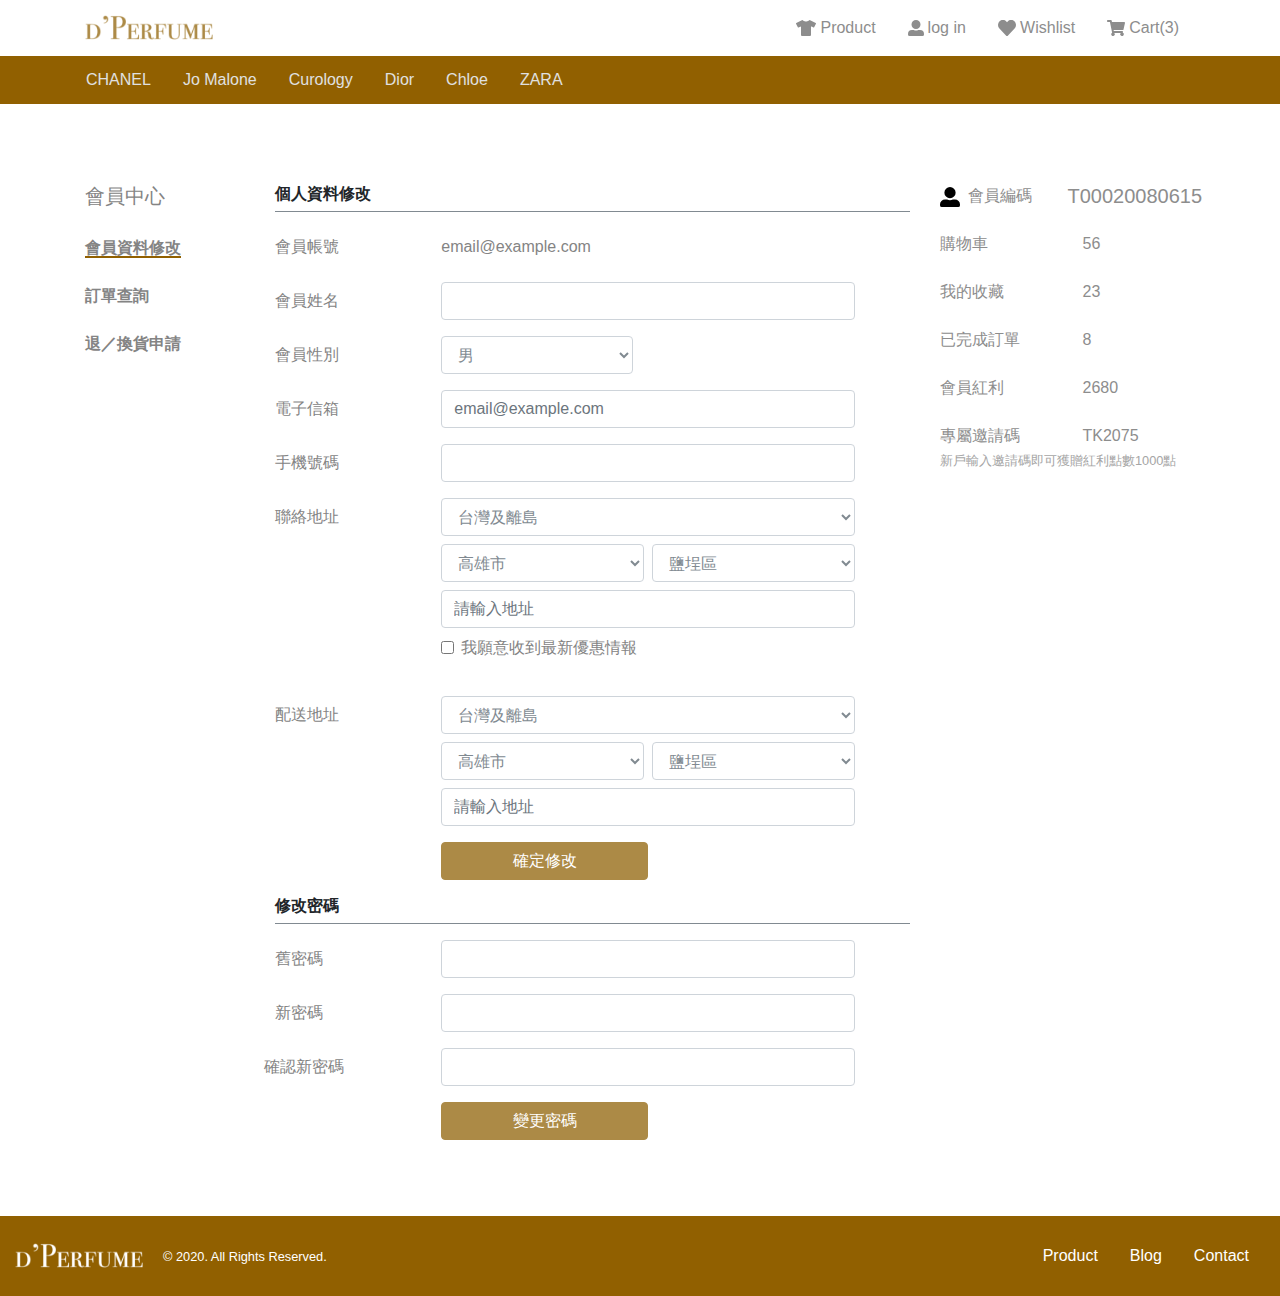
<file: userPage.html>
<!DOCTYPE html>
<html lang="en">
<head>
    <meta charset="UTF-8">
    <meta name="viewport" content="width=device-width, initial-scale=1.0">
    <title>Perfume Mypage</title>
    <!-- style css -->
    <link rel="stylesheet" href="css/all.css">
</head>
<body>
    <div class="container">
        <div class="row header justify-content-md-between align-items-center">
            <div class="col-6 col-md-3 d-flex align-items-center justify-content-start">
                <a href="index.html"><img src="img/1x/d’Perfume.png" alt="logo" class="img-fluid"></a>
            </div>
            <div class="col-6 d-md-none d-flex justify-content-end align-items-center">
              <a href="#" class="badge-div">
                <img src="img/shopping-cart.svg" alt="" class="">
                <span class="badge badge-primary badge-pill">3</span>
              </a>
              <button type="button" class="btn btn-link ml-6" data-target="#phonesize-nav" data-toggle="collapse" id="popupNav"><img src="img/bars.svg" alt=""></button>
            </div>
            <div class="d-none d-md-block col-md-6">
              <ul class="nav d-flex justify-content-md-end flex-md-nowrap">
                <li class="nav-item">
                  <a class="nav-link d-flex align-items-center text-dark" href="page.html"><img src="img/tshirt.svg" alt="" class="mr-1">Product</a>
                </li>
                <li class="nav-item">
                  <a class="nav-link d-flex align-items-center flex-nowrap text-dark" href="login.html"><img src="img/user-alt.svg" alt="" class="mr-1">log&nbsp;in</a>
                </li>
                <li class="nav-item">
                  <a class="nav-link d-flex align-items-center text-dark" href="#"><img src="img/heart.svg" alt="" class="mr-1">Wishlist</a>
                </li>
                <li class="nav-item">
                  <a class="nav-link d-flex align-items-center text-dark" href="#"><img src="img/shopping-cart.svg" alt="" class="mr-1">Cart(3)</a>
                </li>
              </ul>
            </div>
        </div>
    </div>
    <div class="container-fluid phone-nav">
      <div class="row">
        <div class="col-12">
          <ul class="phoneSize-navbar nav flex-column collapse fade" id="phonesize-nav" tabindex="-1" aria-labelledby="popupNav">
            <li class="bg-info border-bottom border-white"><a href="page.html" class="d-block text-white h5 text-center mb-0 py-3">Product</a></li>
            <li class="bg-info border-bottom border-white"><a href="#" class="d-block text-white h5 text-center mb-0 py-3">Wishlist</a></li>
            <li class="bg-info border-bottom border-white"><a href="#" class="d-block text-white h5 text-center mb-0 py-3">Blog</a></li>
            <li class="bg-info border-bottom border-white"><a href="#" class="d-block text-white h5 text-center mb-0 py-3">Contact</a></li>
            <li class="bg-info"><a href="#" class="d-block text-white h5 text-center mb-0 py-3">Mypage</a></li>
          </ul>
        </div>
      </div>
    </div>
    <!-- 內容開始 -->
    <div class="container-fluid bg-secondary mb-md-11 mb-6">
        <div class="container">
            <div class="row py-md-1">
                <div class="d-none d-md-block col-md-10 px-md-0">
                    <ul class="nav">
                        <li class="nav-item">
                            <a class="nav-link text-light" href="#">CHANEL</a>
                        </li>
                        <li class="nav-item">
                            <a class="nav-link text-light" href="#">Jo Malone</a>
                        </li>
                        <li class="nav-item">
                            <a class="nav-link text-light" href="#">Curology</a>
                        </li>
                        <li class="nav-item">
                            <a class="nav-link text-light" href="#">Dior</a>
                        </li>
                        <li class="nav-item">
                            <a class="nav-link text-light" href="#">Chloe</a>
                        </li>
                        <li class="nav-item">
                            <a class="nav-link text-light" href="#">ZARA</a>
                        </li>
                    </ul>
                </div>
            </div>
        </div>
    </div>
    <div class="container mb-md-10 mb-6">
        <div class="row">
            <div class="col-12 col-lg-2 order-1 order-lg-1 flex-row mypageSider mb-6 mb-md-0">
                <h3 class="h5 text-pageGray d-none d-md-block">會員中心</h3>
                <ul class="nav flex-lg-column font-weight-bolder justify-content-between">
                    <li class="p-0 mb-5"><a href="#" class="text-pageGray">會員資料修改</a></li>
                    <li class="p-0 mb-5"><a href="#" class="text-pageGray">訂單查詢</a></li>
                    <li class="p-0"><a href="#" class="text-pageGray">退／換貨申請</a></li>
                </ul>
            </div>
            <div class="col-12 col-lg-7 order-3 order-lg-2 mypageForm">
                <h3 class="h6 font-weight-bolder pb-2 mb-3">個人資料修改</h3>
                <form action="#" class="text-pageGray mb-7 mb-md-0">
                    <div class="form-group row">
                        <label for="staticEmail" class="col-3 col-sm-3 col-form-label pr-0">會員帳號</label>
                        <div class="col-9 col-sm-8">
                          <input type="text" readonly class="form-control-plaintext text-pageGray" id="staticEmail" value="email@example.com">
                        </div>
                    </div>
                    <div class="form-group row">
                        <label for="inputName" class="col-3 col-sm-3 col-form-label pr-0">會員姓名</label>
                        <div class="col-9 col-sm-8">
                          <input type="text" class="form-control" id="inputName">
                        </div>
                    </div>
                    <div class="form-group row">
                        <label for="selectsex" class="col-3 col-sm-3 col-form-label pr-0">會員性別</label>
                        <div class="col-3 col-sm-4">
                            <select class="form-control" id="selectsex">
                                <option>男</option>
                                <option>女</option>
                            </select>
                        </div>
                    </div>
                    <div class="form-group row">
                        <label for="inputEmail" class="col-3 col-sm-3 col-form-label pr-0">電子信箱</label>
                        <div class="col-9 col-sm-8">
                          <input type="email" class="form-control" id="inputEmail" placeholder="email@example.com">
                        </div>
                    </div>
                    <div class="form-group row">
                        <label for="inputPhone" class="col-3 col-sm-3 col-form-label pr-0">手機號碼</label>
                        <div class="col-9 col-sm-8">
                          <input type="tel" class="form-control" id="inputPhone">
                        </div>
                    </div>
                    <div class="form-group row align-items-start">
                        <label for="inputAddress" class="col-3 col-sm-3 col-form-label pr-0">聯絡地址</label>
                        <div class="col-9 col-sm-8">
                            <select class="form-control col-10 col-sm-12 mb-2" id="inputAddress">
                                <option>台灣及離島</option>
                                <option>...</option>
                            </select>
                            <div class="d-flex mb-2">
                                <select class="form-control col-5 col-sm mr-2">
                                    <option>高雄市</option>
                                    <option>...</option>
                                </select>
                                <select class="form-control col-5 col-sm">
                                    <option>鹽埕區</option>
                                    <option>...</option>
                                </select>
                            </div>
                            <input type="text" class="form-control mb-2" placeholder="請輸入地址">
                            <div class="form-check mb-4">
                                <input class="form-check-input" type="checkbox" value="ok" id="sendEmailToMe">
                                <label class="form-check-label" for="sendEmailToMe">我願意收到最新優惠情報</label>
                            </div>
                        </div>
                    </div>
                    <div class="form-group row align-items-start">
                        <label for="inputShipAddress" class="col-3 col-sm-3 col-form-label pr-0">配送地址</label>
                        <div class="col-9 col-sm-8">
                            <select class="form-control col-10 col-sm-12 mb-2" id="inputShipAddress">
                                <option>台灣及離島</option>
                                <option>...</option>
                            </select>
                            <div class="d-flex mb-2">
                                <select class="form-control col-5 col-sm mr-2">
                                    <option>高雄市</option>
                                    <option>...</option>
                                </select>
                                <select class="form-control col-5 col-sm">
                                    <option>鹽埕區</option>
                                    <option>...</option>
                                </select>
                            </div>
                            <input type="text" class="form-control mb-3" placeholder="請輸入地址">
                            <button type="submit" class="btn btn-primary col-8 col-sm-6">確定修改</button>
                        </div>
                    </div>
                </form>
                <h3 class="h6 font-weight-bolder pb-2 mb-3">修改密碼</h3>
                <form action="#" class="text-pageGray">
                    <div class="form-group row">
                        <label for="inputOldPassword" class="col-3 col-sm-3 col-form-label pr-0">舊密碼</label>
                        <div class="col-9 col-sm-8">
                          <input type="password" class="form-control" id="inputOldPassword">
                        </div>
                    </div>
                    <div class="form-group row">
                        <label for="inputNewPassword" class="col-3 col-sm-3 col-form-label pr-0">新密碼</label>
                        <div class="col-9 col-sm-8">
                          <input type="password" class="form-control" id="inputNewPassword">
                        </div>
                    </div>
                    <div class="form-group row">
                        <label for="confirmPassword" class="col-3 col-sm-3 col-form-label pr-0 pl-1">確認新密碼</label>
                        <div class="col-9 col-sm-8">
                          <input type="password" class="form-control mb-3" id="confirmPassword">
                          <button type="submit" class="btn btn-primary col-8 col-sm-6">變更密碼</button>
                        </div>
                    </div>
                </form>
            </div>
            <div class="col-12 col-lg-3 order-2 order-lg-3 mb-6 mb-md-0">
                <div class="memberInfo text-dark">
                    <div class="memberNumber row no-gutters align-items-center mb-5">
                        <p class="col-4 col-sm-3 col-lg-6 mb-0 mr-2 mr-md-0"><img src="img/mypage/user-alt.svg" alt="" class="mr-2">會員編碼</p>
                        <span class="col col-sm h5 col-lg-6 mb-0">T00020080615</span>
                    </div>
                    <div class="cart row mb-5">
                        <p class="col-4 col-sm-3 col-lg-6 mb-0">購物車</p>
                        <span class="col col-sm col-lg-6">56</span>
                    </div>
                    <div class="wishlist row mb-5">
                        <p class="col-4 col-sm-3 col-lg-6 mb-0">我的收藏</p>
                        <span class="col col-sm col-lg-6">23</span>
                    </div>
                    <div class="finishOrder row mb-5">
                        <p class="col-4 col-sm-3 col-lg-6 mb-0">已完成訂單</p>
                        <span class="col col-sm col-lg-6">8</span>
                    </div>
                    <div class="bonus row mb-5">
                        <p class="col-4 col-sm-3 col-lg-6 mb-0">會員紅利</p>
                        <span class="col col-sm col-lg-6">2680</span>
                    </div>
                    <div class="inviteCode row mb-5">
                        <p class="col-4 col-sm-3 col-lg-6 mb-0">專屬邀請碼</p>
                        <span class="col col-sm col-lg-6">TK2075</span>
                        <p class="col-12"><small>新戶輸入邀請碼即可獲贈紅利點數1000點</small></p>
                    </div>
                </div>
            </div>
        </div>
    </div>
    <!-- 內容結束 -->
    <div class="container-fluid bg-perfume bg-secondary">
        <div class="row footer no-gutters justify-content-md-between">
          <div class="col-12 col-md-7 d-flex justify-content-between justify-content-md-start align-items-center">
              <a href="index.html"><img src="img/1x/d’Perfumew.png" alt="smallLogo"></a>
              <p class="text-white"><Small>© 2020. All Rights Reserved.</Small></p>
          </div>
          <div class="d-none d-md-block col-md-5 col-lg-4">
              <ul class="nav justify-content-end">
                  <li class="nav-item">
                    <a class="nav-link text-white" href="page.html">Product</a>
                  </li>
                  <li class="nav-item">
                    <a class="nav-link text-white" href="#">Blog</a>
                  </li>
                  <li class="nav-item">
                    <a class="nav-link text-white" href="#">Contact</a>
                  </li>
                </ul>
            </div>
          </div>
    </div>
    <!-- Optional JavaScript -->
    <!-- jQuery first, then Popper.js, then Bootstrap JS -->
    <script src="https://code.jquery.com/jquery-3.3.1.slim.min.js"
        integrity="sha384-q8i/X+965DzO0rT7abK41JStQIAqVgRVzpbzo5smXKp4YfRvH+8abtTE1Pi6jizo"
        crossorigin="anonymous"></script>
    <script src="https://cdnjs.cloudflare.com/ajax/libs/popper.js/1.14.6/umd/popper.min.js"
        integrity="sha384-wHAiFfRlMFy6i5SRaxvfOCifBUQy1xHdJ/yoi7FRNXMRBu5WHdZYu1hA6ZOblgut"
        crossorigin="anonymous"></script>
    <script src="https://stackpath.bootstrapcdn.com/bootstrap/4.2.1/js/bootstrap.min.js"
        integrity="sha384-B0UglyR+jN6CkvvICOB2joaf5I4l3gm9GU6Hc1og6Ls7i6U/mkkaduKaBhlAXv9k"
        crossorigin="anonymous"></script>
</body>
</html>
</file>
